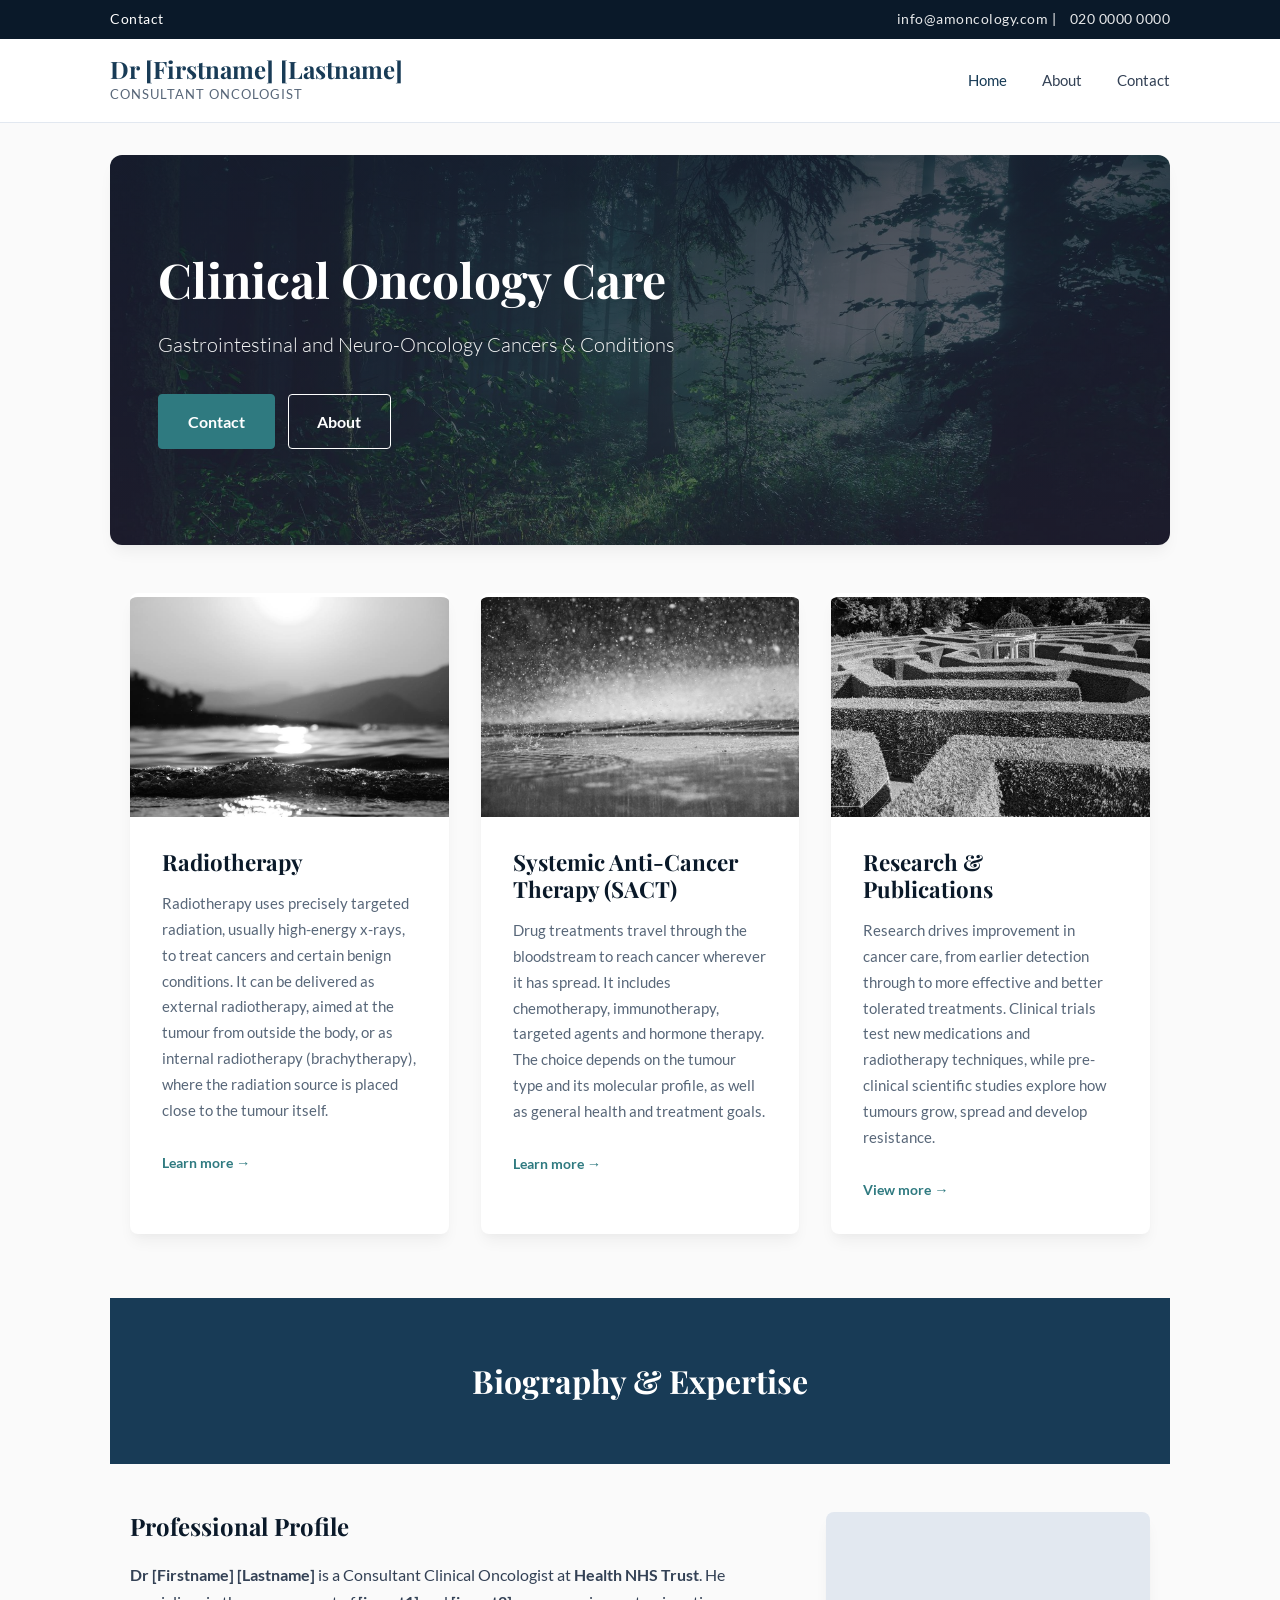
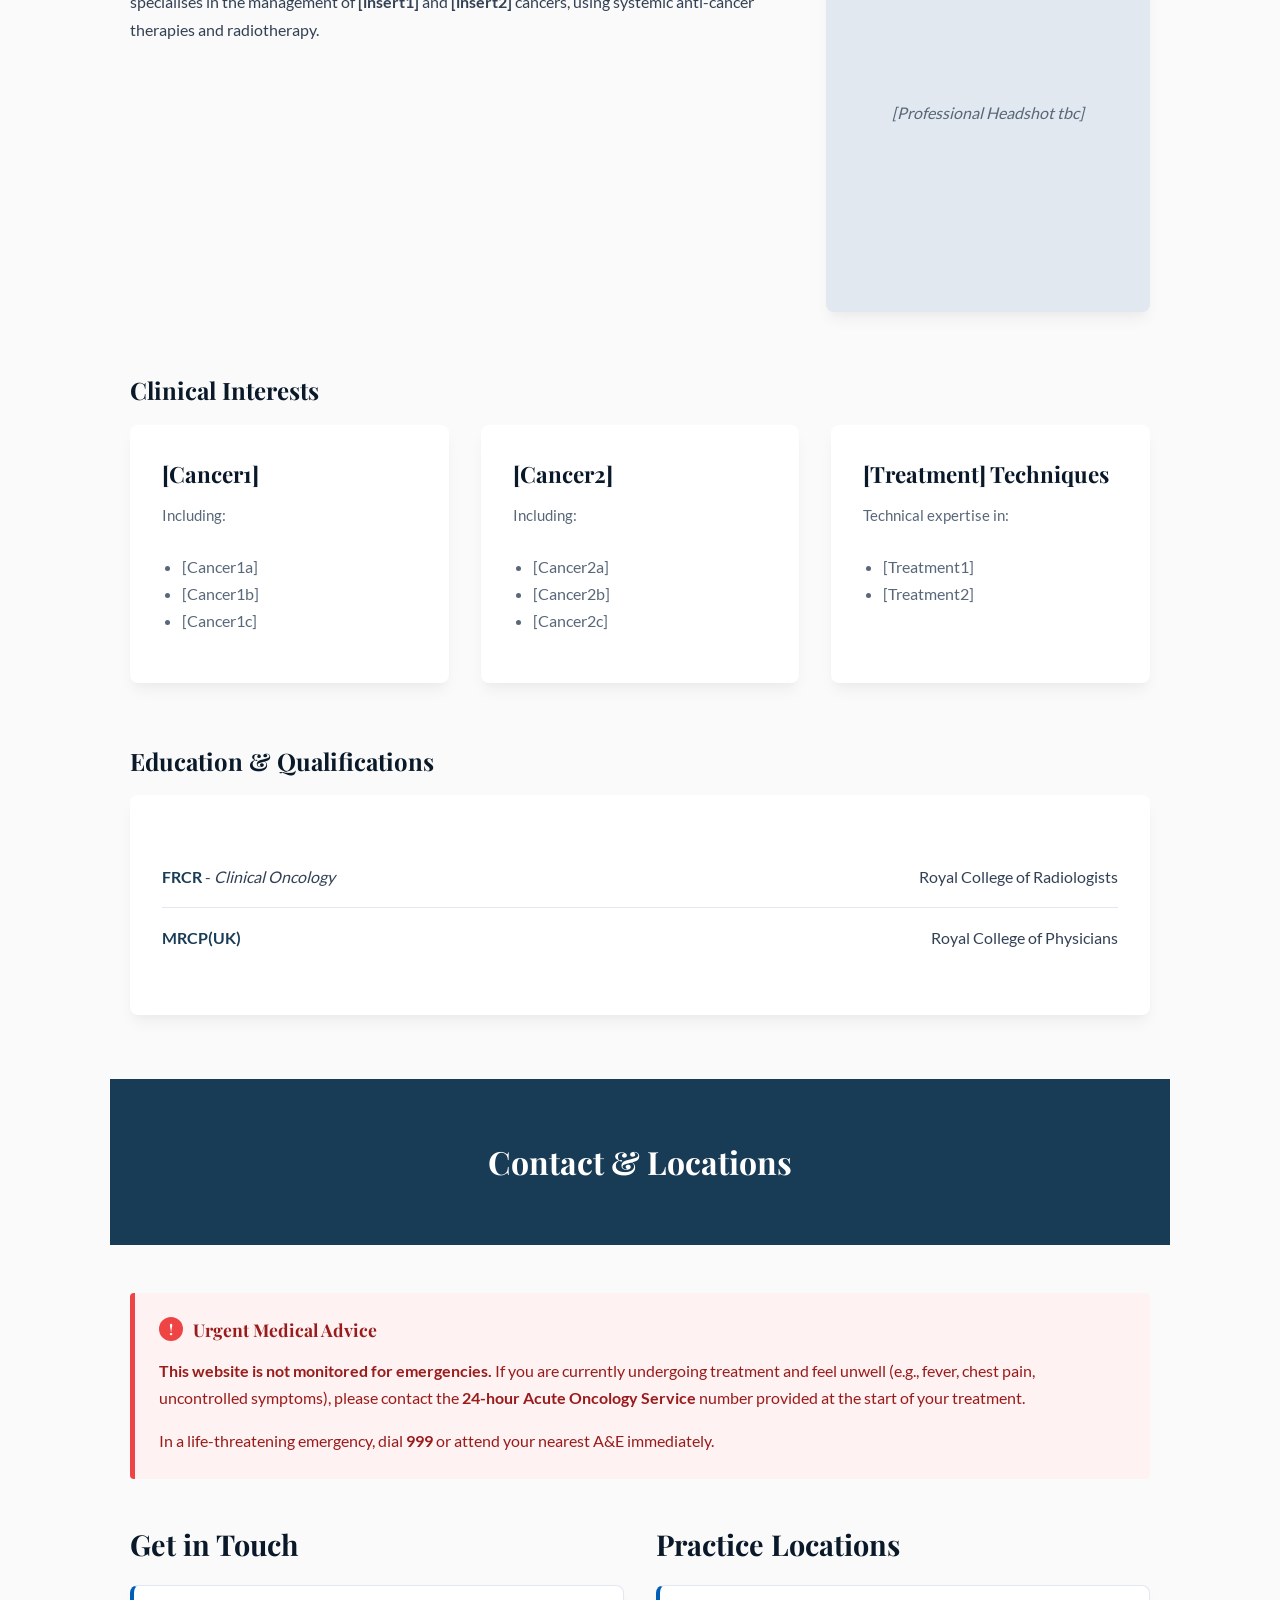
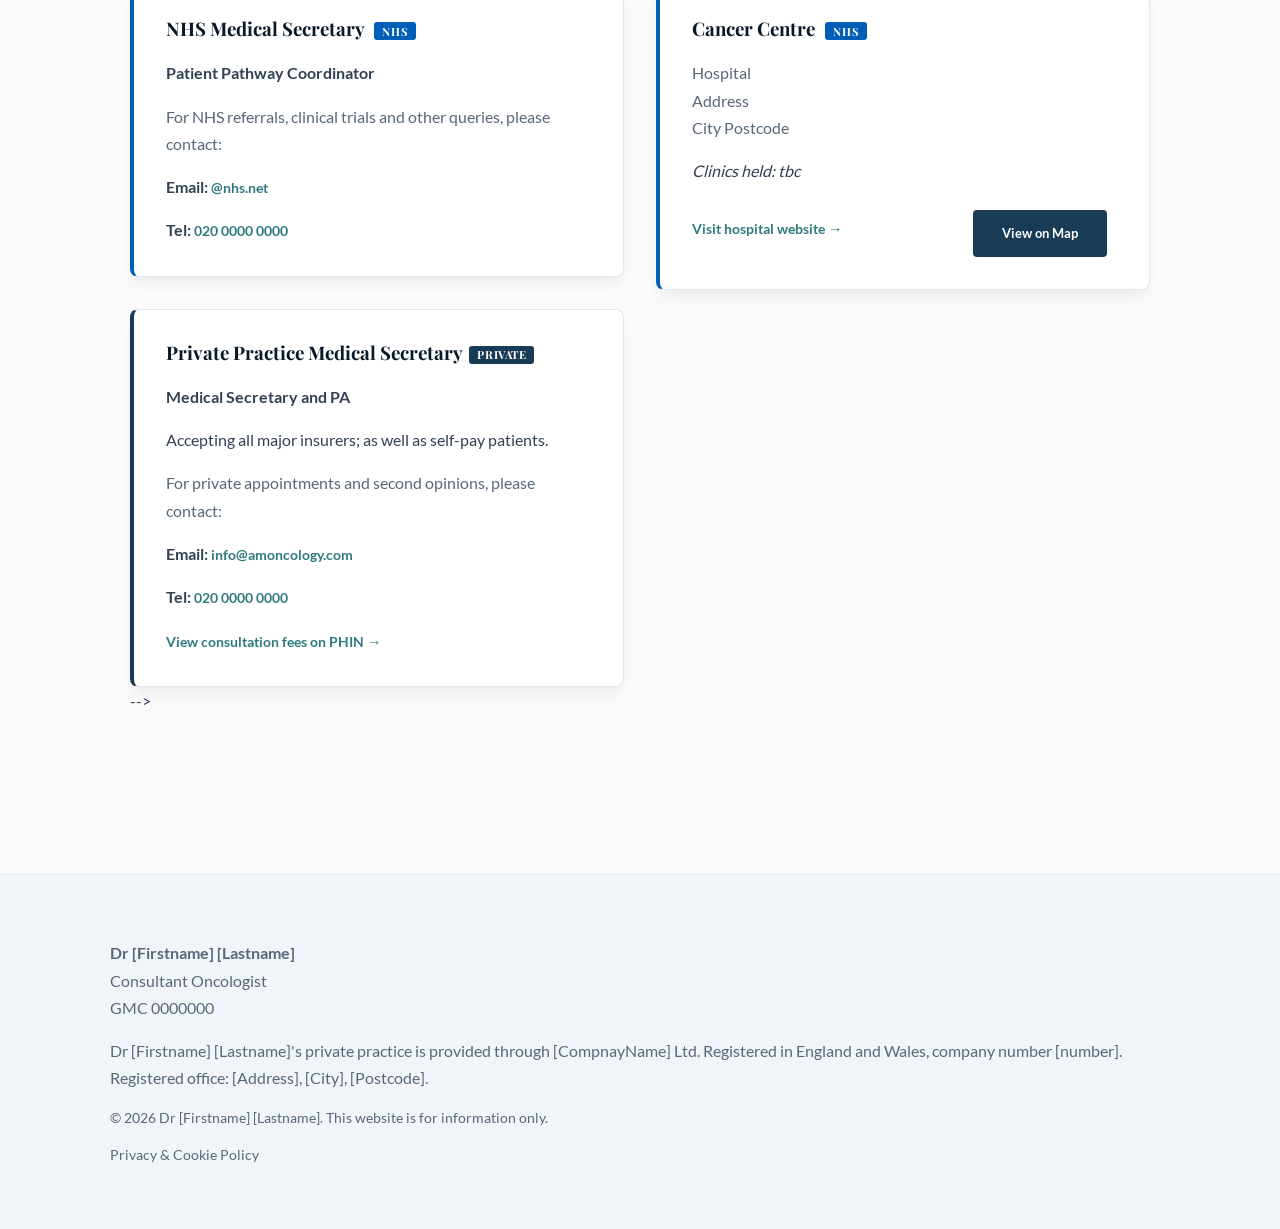
<file: index.html>
<!DOCTYPE html>
<html lang="en-GB">

<head>
    <meta charset="UTF-8">
    <meta name="viewport" content="width=device-width, initial-scale=1.0">
    <title>Dr [Firstname] [Lastname] | Consultant Oncologist</title>
    <meta name="description" content="Official website of Dr [Firstname] [Lastname], Consultant Oncologist specialising in Gastrointestinal Oncology and Neuro-Oncology.">
    <link rel="preload" href="assets/fonts/playfair-display-v40-latin_latin-ext-700.woff2" as="font" type="font/woff2" crossorigin>
    <link rel="preload" href="assets/fonts/lato-v25-latin_latin-ext-regular.woff2" as="font" type="font/woff2" crossorigin>
    <link rel="preload" href="assets/photo-1448375240586-882707db888b_hero.jpg" as="image" fetchpriority="high">
    <link rel="icon" href="assets/favicon.svg" type="image/svg+xml">
    <meta name="theme-color" content="#0A1929">
    <link rel="canonical" href="https://www.amoncology.com/">

    <meta property="og:type" content="website">
    <meta property="og:site_name" content="Dr [Firstname] [Lastname]">
    <meta property="og:title" content="Dr [Firstname] [Lastname] | Consultant Oncologist">
    <meta property="og:description" content="Consultant Oncologist specialising in Gastrointestinal Oncology and Neuro-Oncology.">
    <meta property="og:url" content="https://www.amoncology.com/">
    <meta property="og:image" content="https://www.amoncology.com/assets/photo-1448375240586-882707db888b_hero.jpg">
    <meta property="og:locale" content="en_GB">
    <meta name="twitter:card" content="summary_large_image">
    <link rel="stylesheet" href="assets/style.css">

    <script type="application/ld+json">
    {
      "@context": "https://schema.org",
      "@type": "Physician",
      "name": "Dr [Firstname] [Lastname]",
      "jobTitle": "Consultant Oncologist",
      "medicalSpecialty": "https://schema.org/Oncologic",
      "image": "https://www.amoncology.com/assets/photo-1448375240586-882707db888b_hero.jpg",
      "hospitalAffiliation": {
        "@type": "Hospital",
        "name": "Health NHS Trust"
      },
      "email": "info@amoncology.com",
      "telephone": "+442000000000",
      "url": "https://www.amoncology.com"
    }
    </script>
</head>

<body>

<a class="skip-link" href="#main">Skip to main content</a>

<div class="top-bar">
    <div class="container">
        <span>Contact</span>
        <div class="contact-links">
            <a href="mailto:info@amoncology.com">info@amoncology.com</a>
            <span>|</span>
            <a href="tel:+442000000000">020 0000 0000</a>
        </div>
    </div>
</div>

<header>
    <div class="container header-flex">
        <div class="brand">
            <a href="#home">
                <span class="brand-name">Dr [Firstname] [Lastname]</span>
                <span class="subtitle">Consultant Oncologist</span>
            </a>
        </div>
        <nav aria-label="Main">
            <a href="#home" class="active" aria-current="true">Home</a>
            <a href="#about">About</a>
            <a href="#contact">Contact</a>
        </nav>
    </div>
</header>

<main id="main">

    <!-- SECTION 1: HOME -->
    <section id="home">
        <div class="hero-banner">
            <div class="hero-content">
                <h1>Clinical Oncology Care</h1>
                <p class="hero-lead">Gastrointestinal and Neuro-Oncology Cancers &amp; Conditions</p>
                <div class="hero-buttons">
                    <a href="#contact" class="btn btn-primary">Contact</a>
                    <a href="#about" class="btn btn-secondary">About</a>
                </div>
            </div>
        </div>

        <div class="container">
            <div class="card-grid section-space" style="margin-top: 3rem;">
                <article class="card">
                    <div class="card-image-wrapper">
                        <img src="assets/photo-1606150717578-567569be9d24_rt.jpg" alt="" width="1000" height="750" loading="lazy" decoding="async">
                    </div>
                    <div class="card-body">
                        <h3>Radiotherapy</h3>
                        <p>
                            Radiotherapy uses precisely targeted radiation, usually high-energy x-rays, to treat cancers and certain benign conditions. 
                            It can be delivered as external radiotherapy, aimed at the tumour from outside the body, or as internal radiotherapy (brachytherapy), where the radiation source is placed close to the tumour itself. 
                        </p>
                        <a href="https://www.macmillan.org.uk/cancer-information-and-support/treatment/types-of-treatment/radiotherapy" target="_blank" rel="noopener" class="text-link">Learn more<span class="visually-hidden"> about radiotherapy</span> &rarr;<span class="visually-hidden"> (opens in a new tab)</span></a>
                    </div>
                </article>

                <article class="card">
                    <div class="card-image-wrapper">
                        <img src="assets/photo-1437624155766-b64bf17eb2ce_sact.jpg" alt="" width="1000" height="667" loading="lazy" decoding="async">
                    </div>
                    <div class="card-body">
                        <h3>Systemic Anti-Cancer Therapy (SACT)</h3>
                        <p>
                            Drug treatments travel through the bloodstream to reach cancer wherever it has spread. 
                            It includes chemotherapy, immunotherapy, targeted agents and hormone therapy.
                            The choice depends on the tumour type and its molecular profile, as well as general health and treatment goals.   
                        </p>
                        <a href="https://www.macmillan.org.uk/cancer-information-and-support/treatment/types-of-treatment/cancer-drug-treatments" target="_blank" rel="noopener" class="text-link">Learn more<span class="visually-hidden"> about systemic anti-cancer therapy</span> &rarr;<span class="visually-hidden"> (opens in a new tab)</span></a>
                    </div>
                </article>

                <article class="card">
                    <div class="card-image-wrapper">
                        <img src="assets/photo-1641712695162-884b8cf773bb_pub.jpg" alt="" width="1000" height="750" loading="lazy" decoding="async">
                    </div>
                    <div class="card-body">
                        <h3>Research &amp; Publications</h3>
                        <p>
                            Research drives improvement in cancer care, from earlier detection through to more effective and better tolerated treatments. 
                            Clinical trials test new medications and radiotherapy techniques, while pre-clinical scientific studies explore how tumours grow, spread and develop resistance. 
                        </p>
                        <a href="https://scholar.google.com/citations?hl=en&amp;user=F5NzX1UAAAAJ&amp;view_op=list_works&amp;sortby=pubdate" target="_blank" rel="noopener" class="text-link">View more<span class="visually-hidden"> publications on Google Scholar</span> &rarr;<span class="visually-hidden"> (opens in a new tab)</span></a>
                    </div>
                </article>
            </div>
        </div>
    </section>

    <!-- SECTION 2: ABOUT -->
    <section id="about">
        <div class="page-header">
            <div class="container">
                <h2>Biography &amp; Expertise</h2>
            </div>
        </div>

        <div class="container">
            <div class="bio-grid">
                <div class="bio-text">
                    <h2>Professional Profile</h2>
                    <p>
                        <strong>Dr [Firstname] [Lastname]</strong> is a Consultant Clinical Oncologist at <strong>Health NHS Trust</strong>. 
                        He specialises in the management of <strong>[insert1]</strong> and <strong>[insert2]</strong> cancers, 
                        using systemic anti-cancer therapies and radiotherapy. 
                    </p>
                </div>
                <div class="bio-image">
                    <div class="bio-image-placeholder">[Professional Headshot tbc]</div>
                    <!-- When the headshot is ready, replace the line above with e.g.
                         <img src="assets/headshot.jpg" alt="Dr [Firstname] [Lastname]" width="800" height="1000" loading="lazy" decoding="async"> -->
                </div>
            </div>

            <div class="section-space">
                <h2>Clinical Interests</h2>
                <div class="card-grid">
                    <div class="card card-body">
                        <h3>[Cancer1]</h3>
                        <p class="list-label">Including:</p>
                        <ul class="card-list">
                            <li>[Cancer1a]</li>
                            <li>[Cancer1b]</li>
                            <li>[Cancer1c]</li>
                        </ul>
                    </div>
                    <div class="card card-body">
                        <h3>[Cancer2]</h3>
                        <p class="list-label">Including:</p>
                        <ul class="card-list">
                            <li>[Cancer2a]</li>
                            <li>[Cancer2b]</li>
                            <li>[Cancer2c]</li>
                        </ul>
                    </div>
                    <div class="card card-body">
                        <h3>[Treatment] Techniques</h3>
                        <p class="list-label">Technical expertise in:</p>
                        <ul class="card-list">
                            <li>[Treatment1]</li>
                            <li>[Treatment2]</li>
                        </ul>
                    </div>
                </div>
            </div>

            <div class="section-space">
                <h2>Education &amp; Qualifications</h2>
                <div class="card" style="padding: 0;">
                    <div class="card-body">
                        <ul class="qualifications-list">
                            <li>
                                <span><strong>FRCR</strong> - <i>Clinical Oncology</i></span>
                                <span>Royal College of Radiologists</span>
                            </li>
                            <li>
                                <span><strong>MRCP(UK)</strong></span>
                                <span>Royal College of Physicians</span>
                            </li>
                        </ul>
                    </div>
                </div>
            </div>
        </div>
    </section>

    <!-- SECTION 3: CONTACT -->
    <section id="contact">
        <div class="page-header">
            <div class="container">
                <h2>Contact &amp; Locations</h2>
            </div>
        </div>

        <div class="container">
            <div class="alert-box">
                <h3>Urgent Medical Advice</h3>
                <p><strong>This website is not monitored for emergencies.</strong> If you are currently undergoing treatment and feel unwell (e.g., fever, chest pain, uncontrolled symptoms), please contact the <strong>24-hour Acute Oncology Service</strong> number provided at the start of your treatment.</p>
                <p style="margin-bottom: 0;">In a life-threatening emergency, dial <strong>999</strong> or attend your nearest A&amp;E immediately.</p>
            </div>

            <div class="contact-grid section-space">
                <div class="contact-info">
                    <h2 class="section-heading">Get in Touch</h2>

                    <div class="location-card location-card--nhs">
                        <h3 style="margin-top:0;">NHS Medical Secretary <span class="tag tag-nhs">NHS</span></h3>
                        <p><strong>Patient Pathway Coordinator</strong></p>
                        <p class="text-muted">For NHS referrals, clinical trials and other queries, please contact:</p>
                        <p><strong>Email:</strong> <a href="mailto:bhnt.clinicaloncology@nhs.net" class="text-link">@nhs.net</a></p>
                        <p><strong>Tel:</strong> <a href="tel:+442073777000" class="text-link">020 0000 0000</a></p>
                    </div>

                    <div class="location-card location-card--private">
                        <h3 style="margin-top:0;">Private Practice Medical Secretary<span class="tag tag-private">Private</span></h3>
                        <p><strong>Medical Secretary and PA</strong></p>
                        <p>Accepting all major insurers; as well as self-pay patients.</p>
                        <p class="text-muted">For private appointments and second opinions, please contact:</p>
                        <p><strong>Email:</strong> <a href="mailto:info@amoncology.com" class="text-link">info@amoncology.com</a></p>
                        <p><strong>Tel:</strong> <a href="tel:+442000000000" class="text-link">020 0000 0000</a></p>
                        <p><a href="https://www.phin.org.uk/" target="_blank" rel="noopener" class="text-link">View consultation fees on PHIN &rarr;<span class="visually-hidden"> (opens in a new tab)</span></a></p>
                    </div>-->

                </div>

                <div class="locations">
                    <h2 class="section-heading">Practice Locations</h2>

                    <article class="location-card location-card--nhs">
                        <h3 style="margin-top:0;">Cancer Centre <span class="tag tag-nhs">NHS</span></h3>
                        <address>
                            Hospital<br>
                            Address<br>
                            City Postcode
                        </address>
                        <p><em>Clinics held: tbc</em></p>
                        <div class="location-links">
                            <a href="https://www.bartshealth.nhs.uk/cancer-services/" target="_blank" rel="noopener" class="text-link">Visit hospital website &rarr;<span class="visually-hidden"> (opens in a new tab)</span></a>
                            <a href="https://www.google.co.uk/maps/place/St+Bartholomew's+Hospital/@51.5170928,-0.1023395,17z/data=!4m6!3m5!1s0x48761b537f68cf8d:0xf7fe23dd6e44f11a!8m2!3d51.5168725!4d-0.1014168!16zL20vMDY2M2gx?entry=ttu" target="_blank" rel="noopener" class="btn btn-secondary btn-map">View on Map<span class="visually-hidden"> (opens in a new tab)</span></a>
                        </div>
                    </article>

                    <!--<article class="location-card location-card--private">
                        <h3 style="margin-top:0;">Barts Health London Private Care <span class="tag tag-private">Private</span></h3>
                        <address>
                            St Bartholomew's Hospital<br>
                            38 Giltspur Street<br>
                            London EC1A 7BS
                        </address>
                        <p><strong>Tel:</strong> <a href="tel:+442037658717" class="text-link">020 3765 8717</a></p>
                        <p><strong>Email:</strong> <a href="mailto:info.bartsprivatecare@nhs.net" class="text-link">info.bartsprivatecare@nhs.net</a></p>
                        <p><em>Clinics held: tbc</em></p>
                        <div class="location-links">
                            <a href="https://bartshealthprivatecare.com/" target="_blank" rel="noopener" class="text-link">Visit website &rarr;<span class="visually-hidden"> (opens in a new tab)</span></a>
                            <a href="https://www.google.co.uk/maps/place/St+Bartholomew's+Hospital/@51.5170928,-0.1023395,17z/data=!4m6!3m5!1s0x48761b537f68cf8d:0xf7fe23dd6e44f11a!8m2!3d51.5168725!4d-0.1014168!16zL20vMDY2M2gx?entry=ttu" target="_blank" rel="noopener" class="btn btn-secondary btn-map">View on Map<span class="visually-hidden"> (opens in a new tab)</span></a>
                        </div>
                    </article>-->

                    <!--<article class="location-card location-card--private">
                        <h3 style="margin-top:0;">Nuffield Health The Holly Hospital <span class="tag tag-private">Private</span></h3>
                        <address>
                            High Road<br>
                            Buckhurst Hill<br>
                            Essex IG9 5HX
                        </address>
                        <p><strong>Tel:</strong> <a href="tel:+442085053311" class="text-link">020 8505 3311</a></p>
                        <p><strong>Email:</strong> <a href="mailto:HOBKH.Oncology@nuffieldhealth.com" class="text-link">HOBKH.Oncology@nuffieldhealth.com</a></p>
                        <p><em>Clinics held: tbc</em></p>
                        <div class="location-links">
                            <a href="https://www.nuffieldhealth.com/hospitals/the-holly/cancer-care-at-the-holly-hospital" target="_blank" rel="noopener" class="text-link">Visit hospital website &rarr;<span class="visually-hidden"> (opens in a new tab)</span></a>
                            <a href="https://www.google.co.uk/maps/place/Nuffield+Health+The+Holly+Hospital/@51.6244266,0.0320593,17z/data=!3m1!4b1!4m6!3m5!1s0x47d8a0e92159ec65:0x6deb4b98cde9b3f5!8m2!3d51.6244266!4d0.0320593!16s%2Fg%2F1tj5p_g3?entry=ttu" target="_blank" rel="noopener" class="btn btn-secondary btn-map">View on Map<span class="visually-hidden"> (opens in a new tab)</span></a>
                        </div>
                    </article>-->

                </div>
            </div>

        </div>
    </section>

</main>

<footer>
    <div class="container">
        <div class="footer-info">
            <p>
                <strong>Dr [Firstname] [Lastname]</strong><br>
                Consultant Oncologist<br>
                GMC 0000000<br>
            </p>
            <p>
                Dr [Firstname] [Lastname]'s private practice is provided through [CompnayName] Ltd. 
                Registered in England and Wales, company number [number]. 
                Registered office: [Address], [City], [Postcode]. 
            </p>
        </div>
        <div class="footer-legal">
            <p>&copy; 2026 Dr [Firstname] [Lastname]. This website is for information only.</p>
            <p><a href="privacy.html">Privacy &amp; Cookie Policy</a></p>
        </div>
    </div>
</footer>

<script>
    document.addEventListener('DOMContentLoaded', () => {
        const observer = new IntersectionObserver((entries) => {
            entries.forEach(entry => {
                if (entry.isIntersecting) {
                    const id = entry.target.getAttribute('id');
                    document.querySelectorAll('header nav a').forEach(link => {
                        const isCurrent = link.getAttribute('href') === `#${id}`;
                        link.classList.toggle('active', isCurrent);
                        if (isCurrent) link.setAttribute('aria-current', 'true');
                        else link.removeAttribute('aria-current');
                    });
                }
            });
        }, { root: null, rootMargin: '-20% 0px -60% 0px', threshold: 0 });

        document.querySelectorAll('main > section').forEach(section => observer.observe(section));
    });
</script>

</body>
</html>
</file>
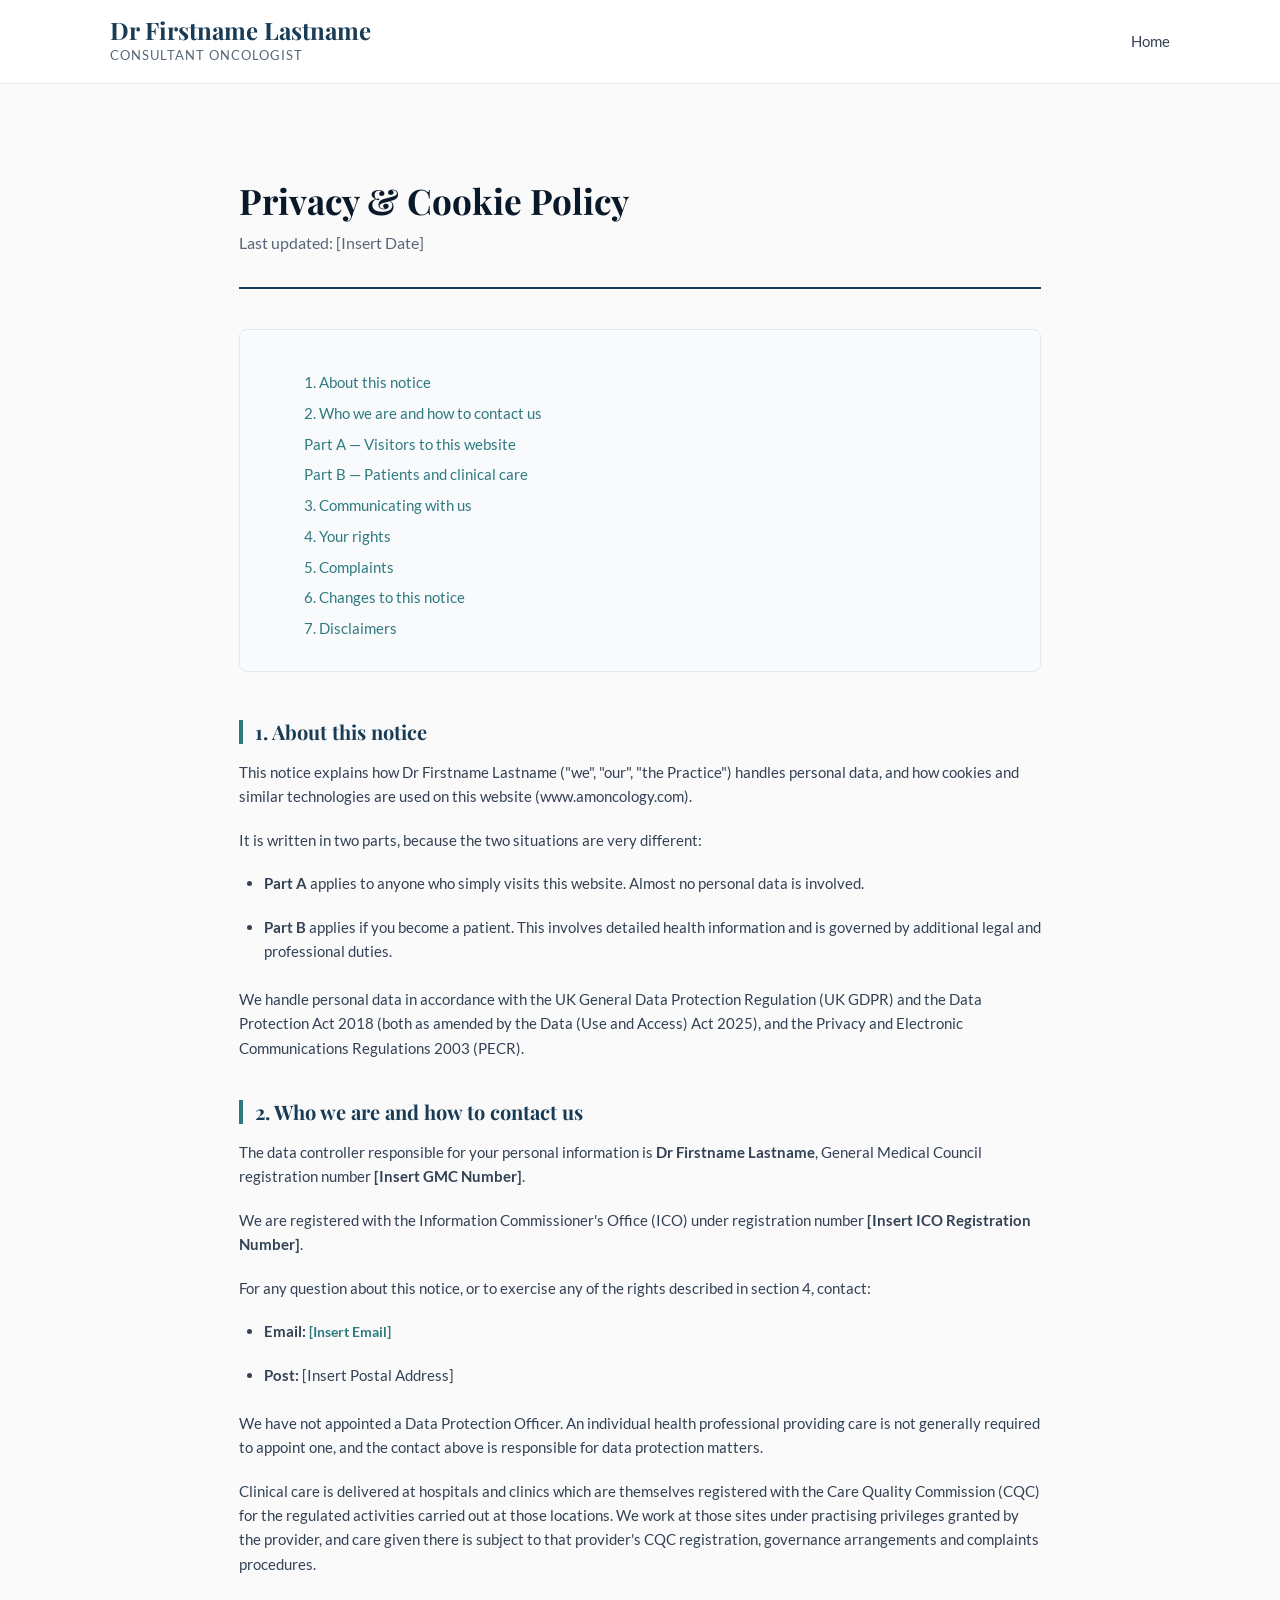
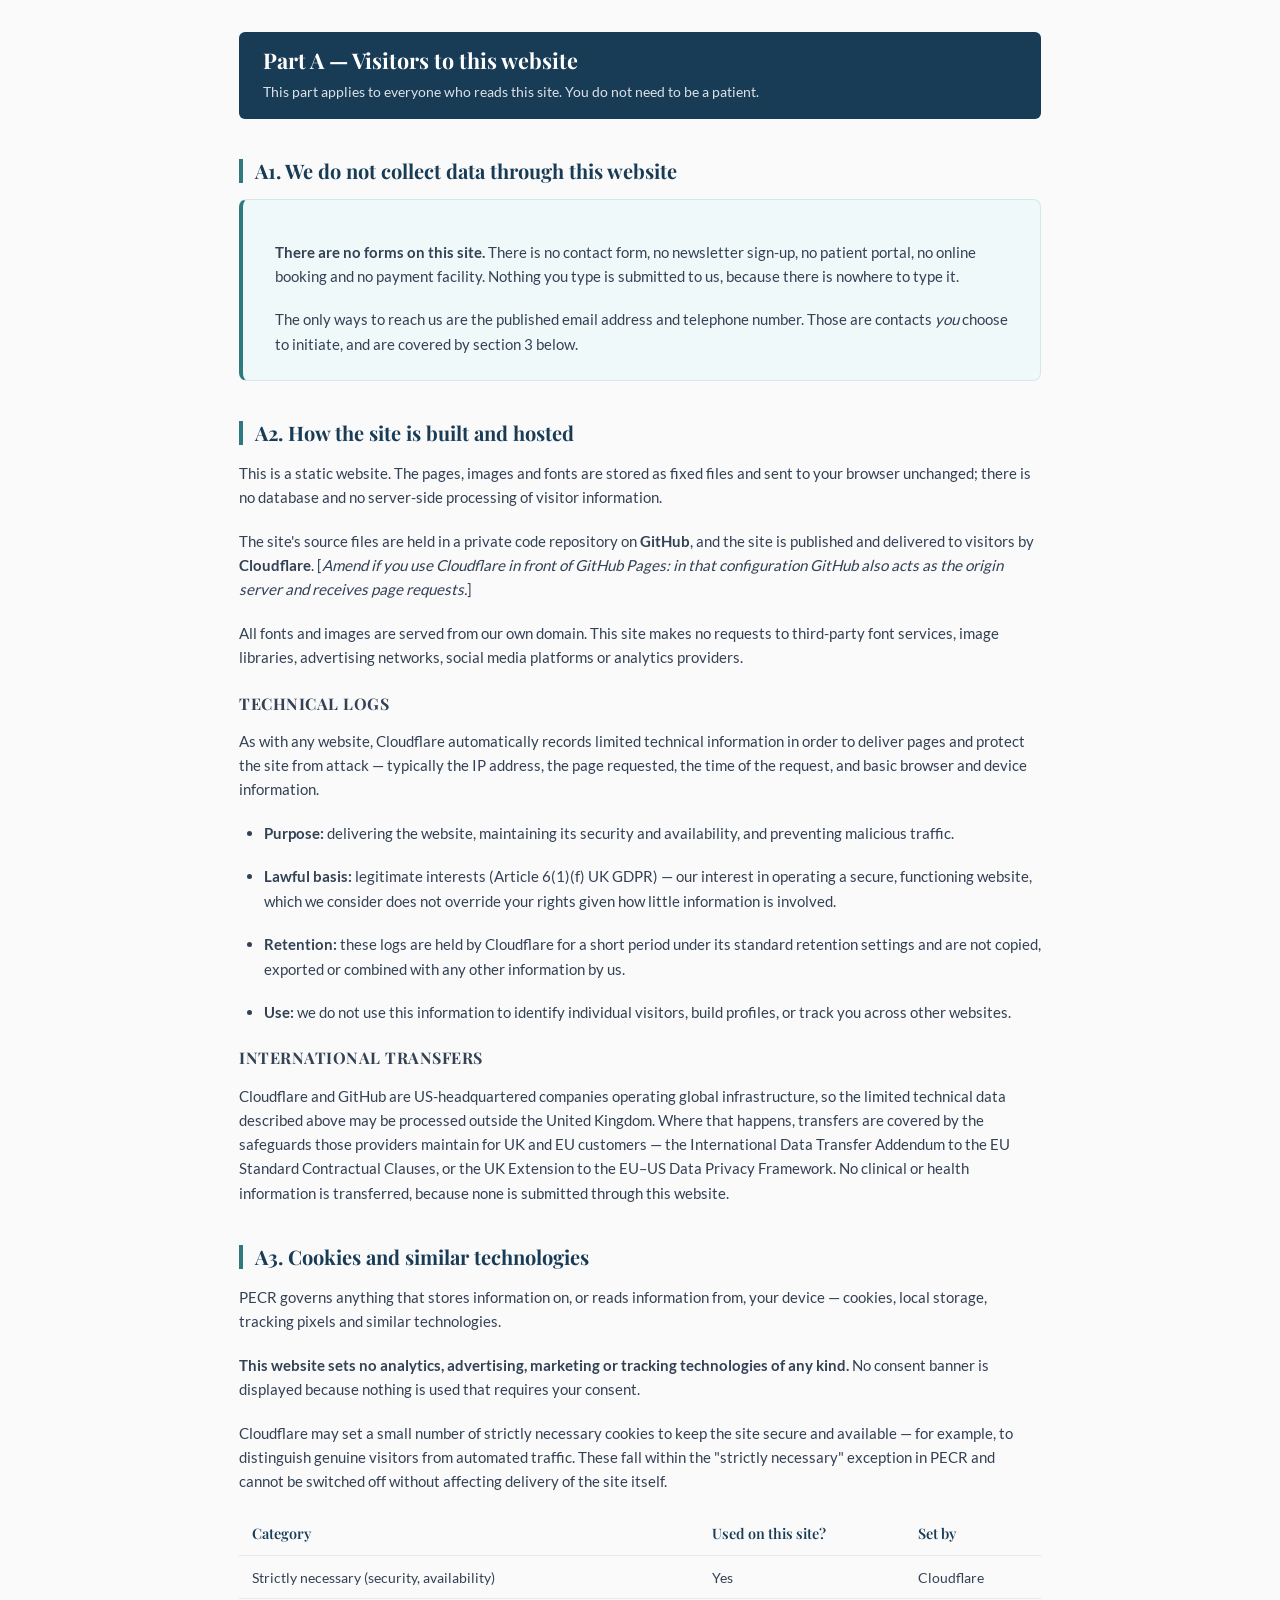
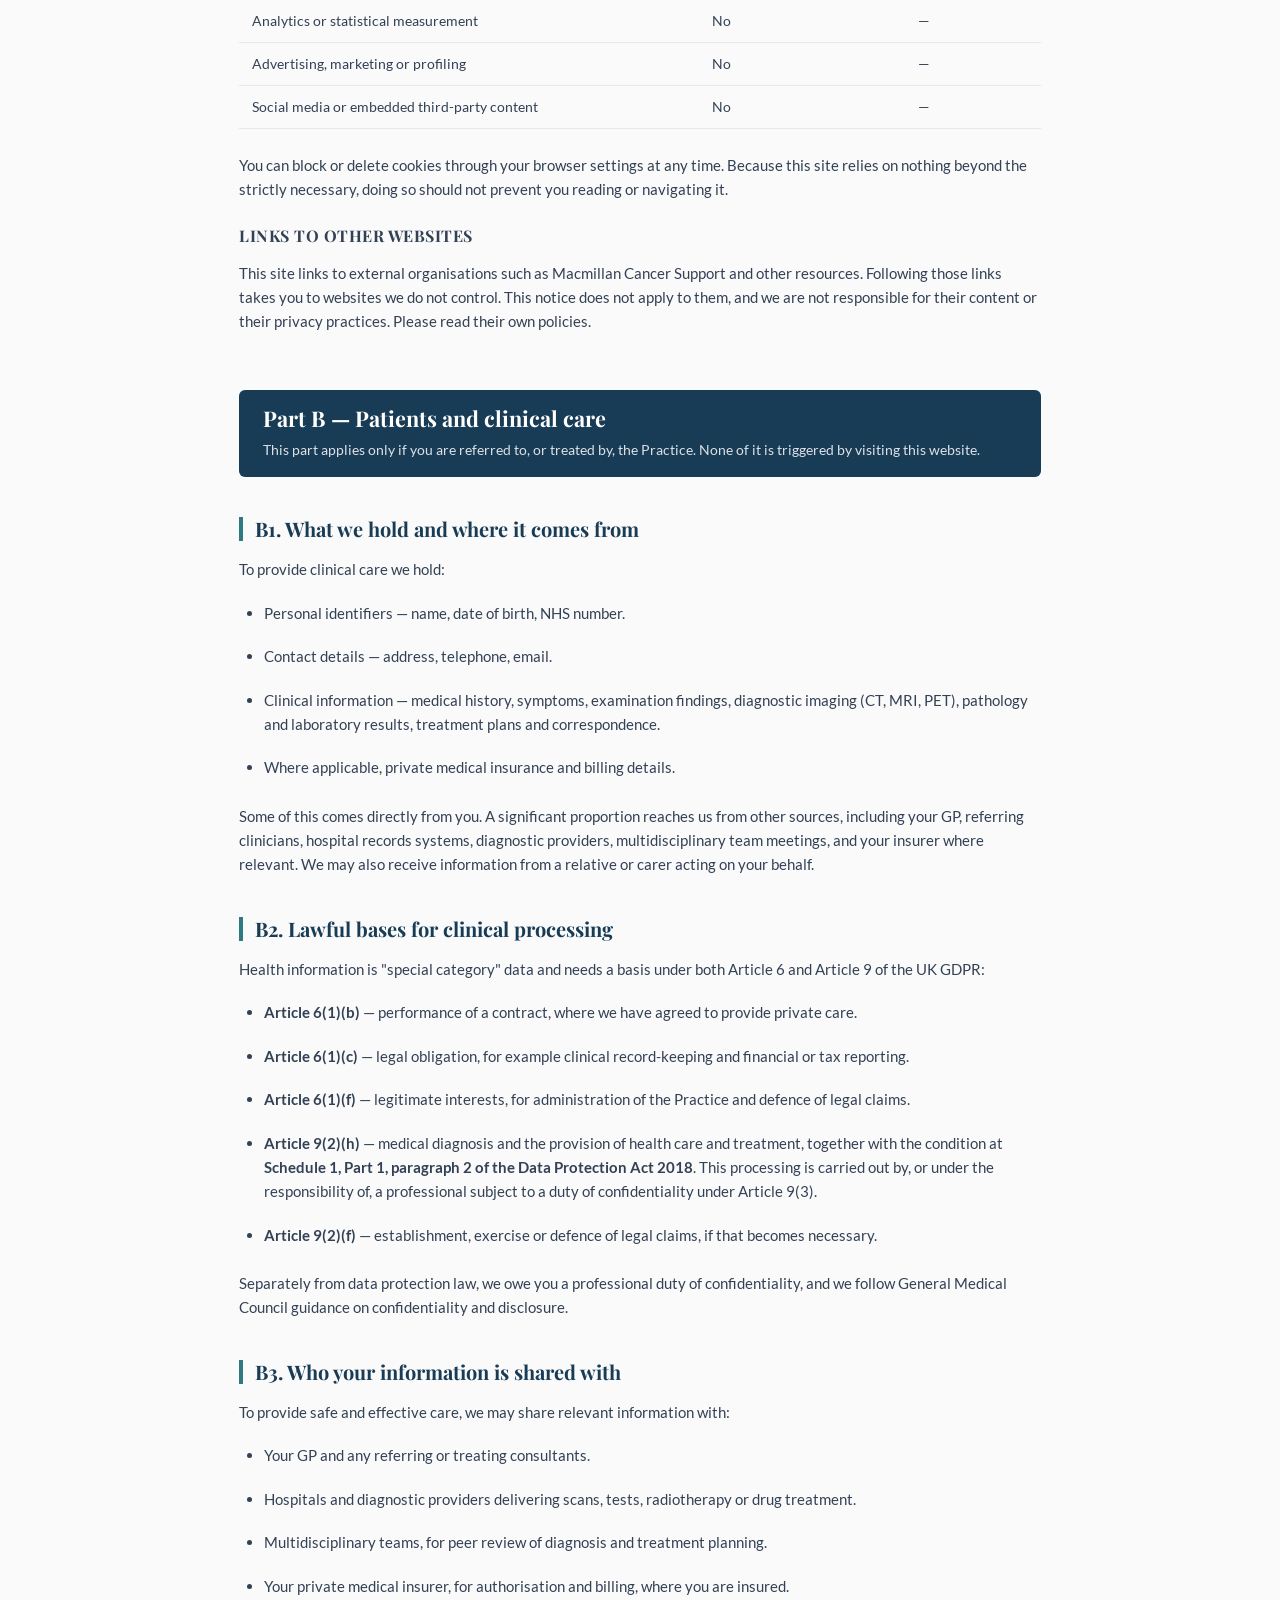
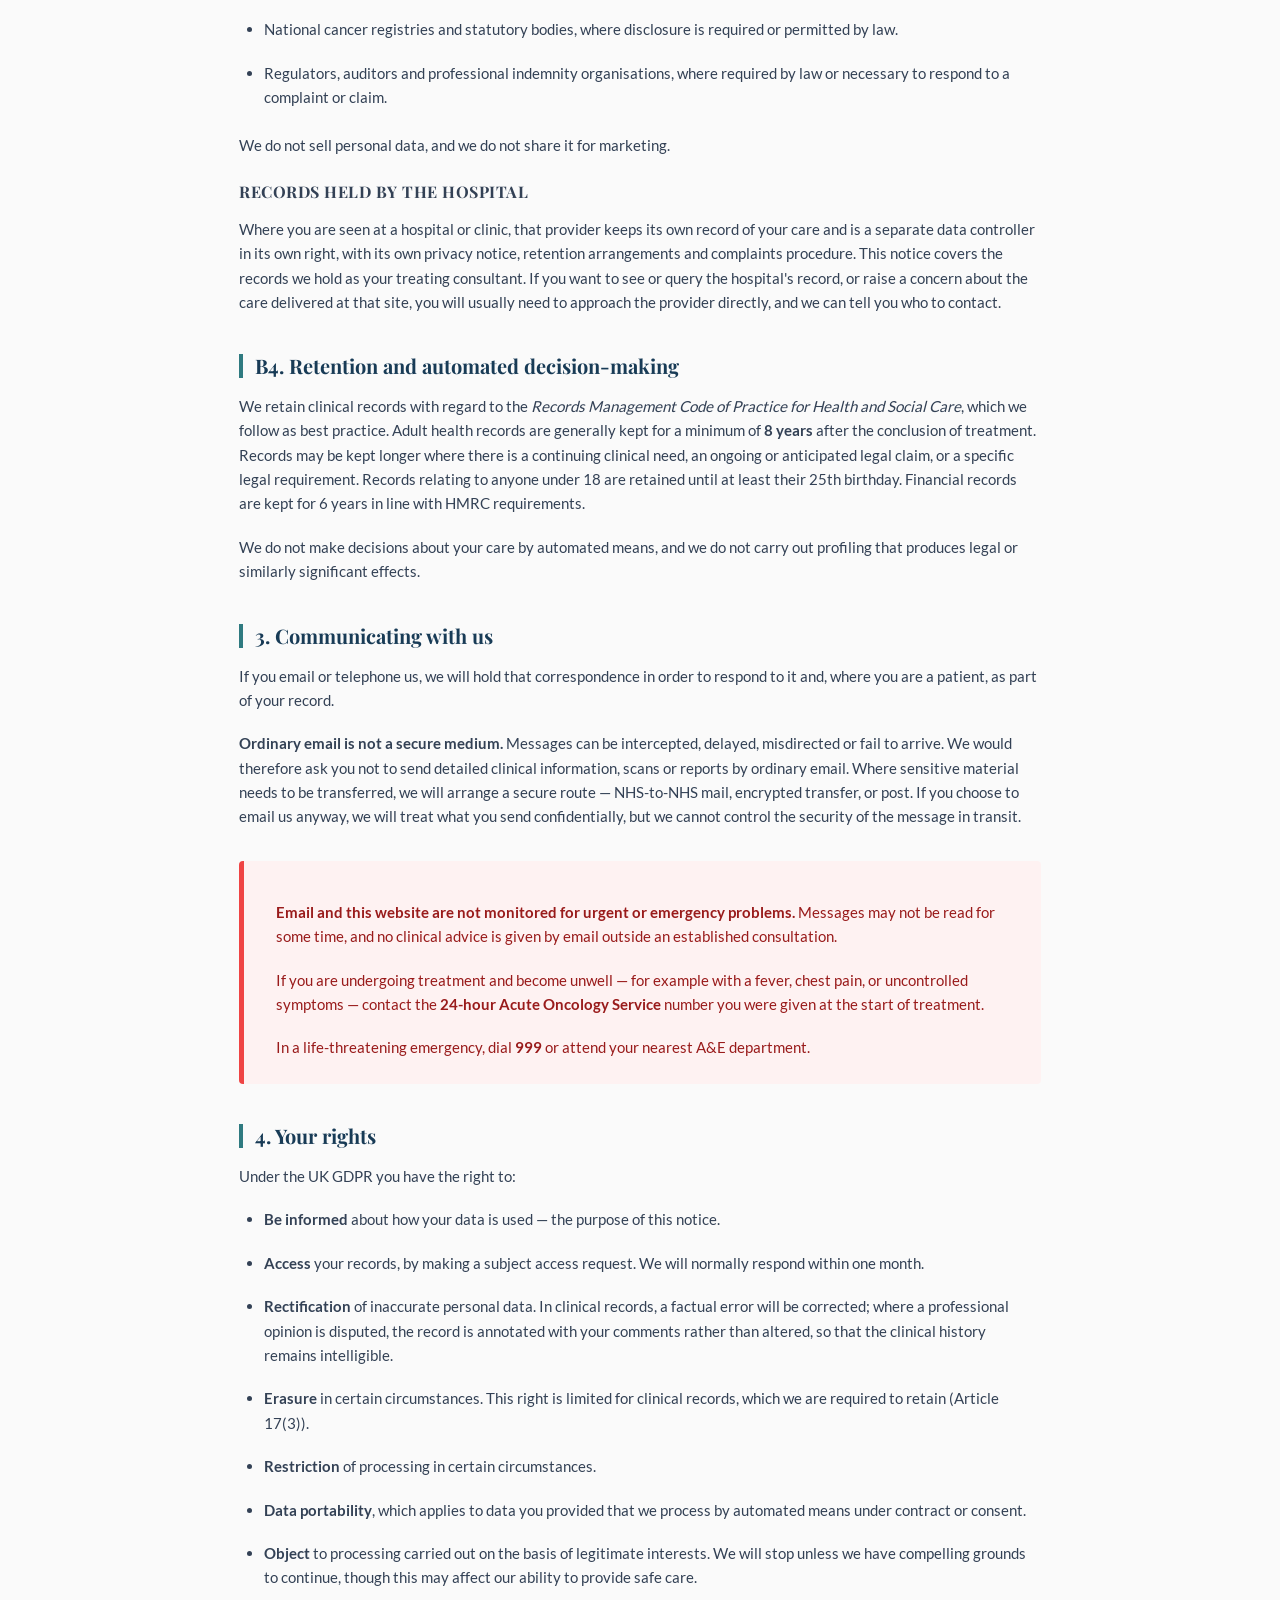
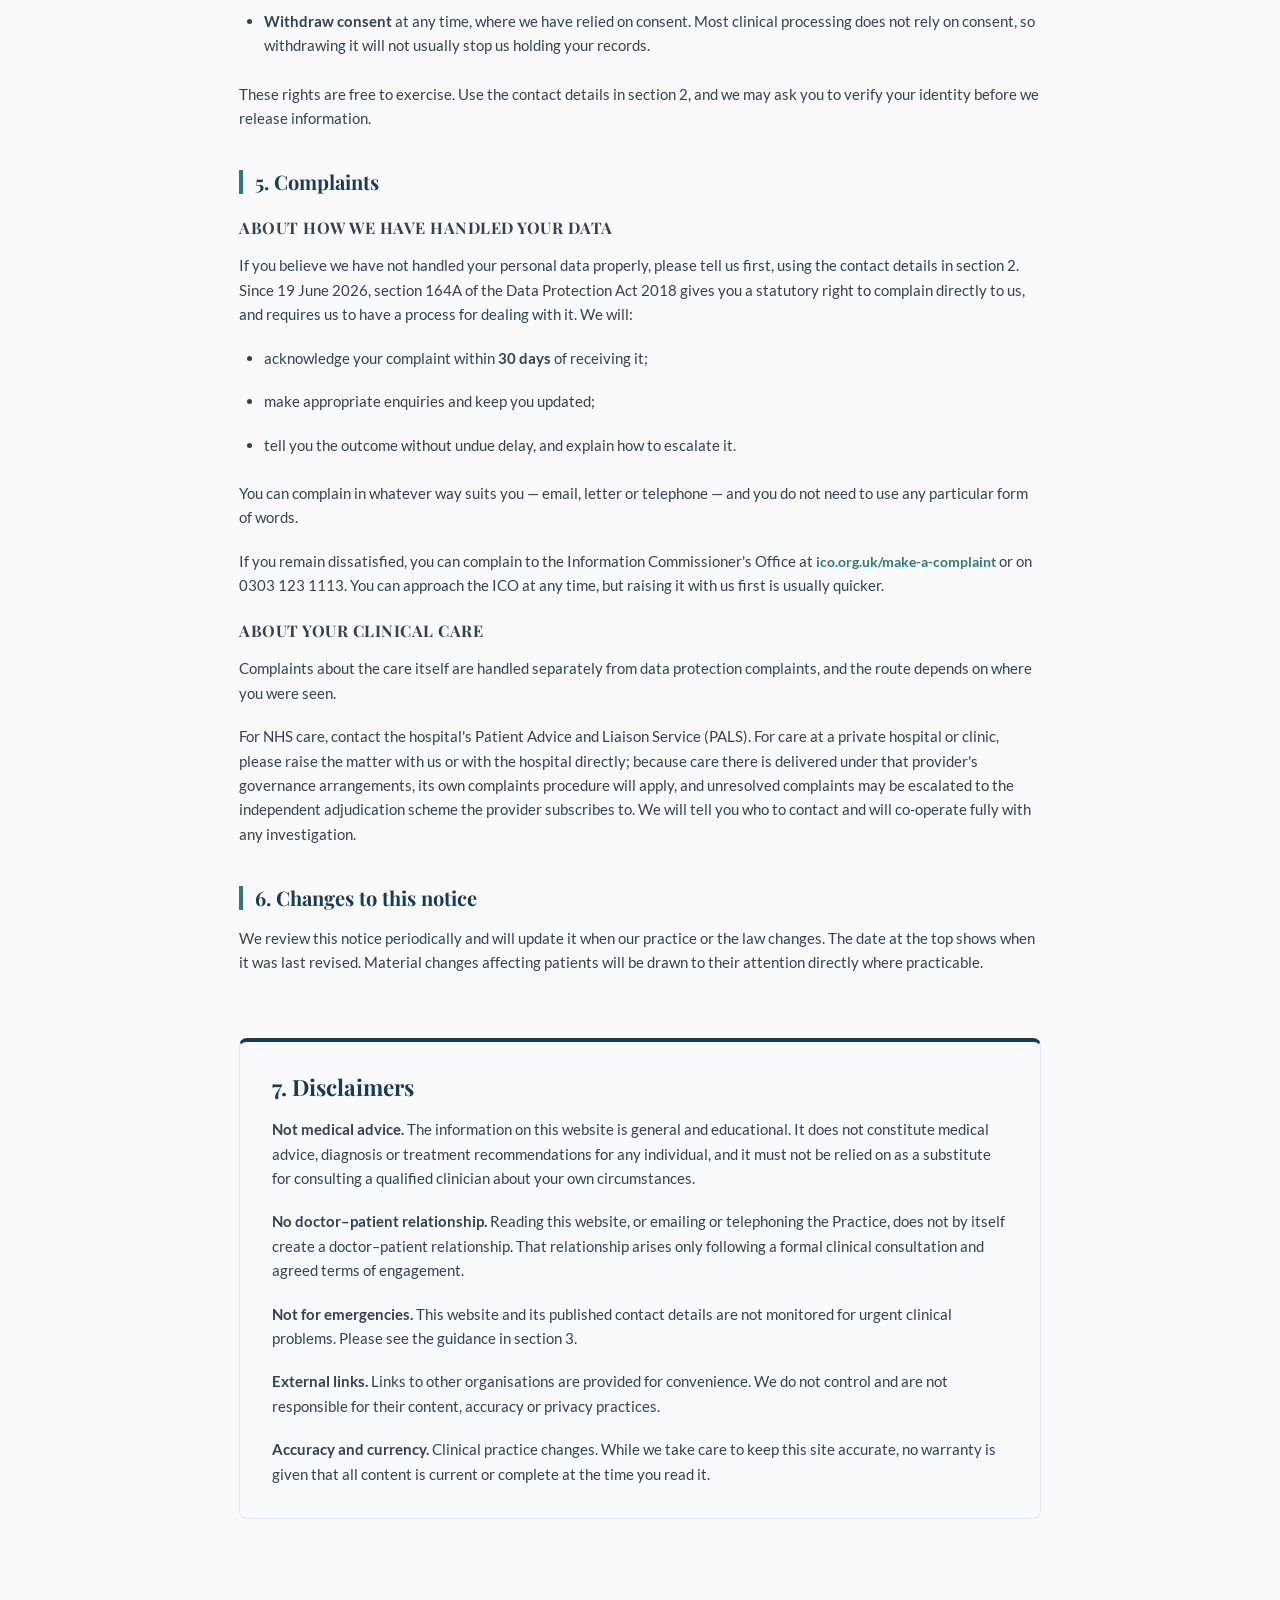
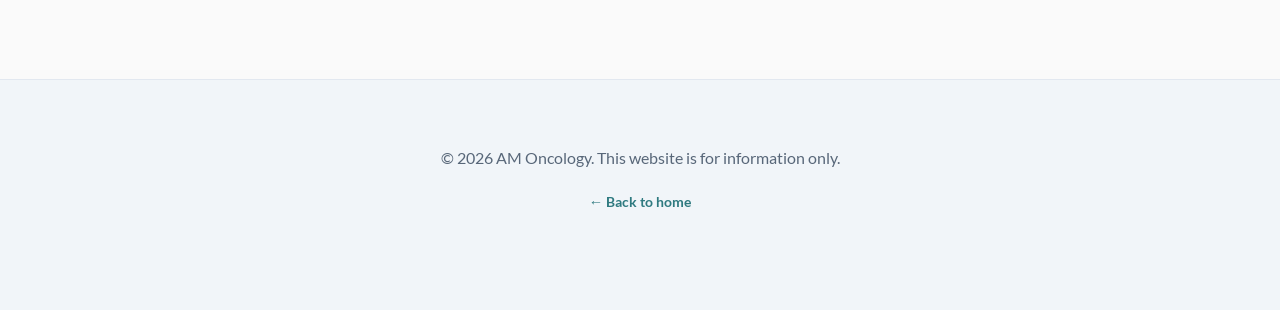
<file: privacy.html>
<!DOCTYPE html>
<html lang="en-GB">
<head>
    <meta charset="UTF-8">
    <meta name="viewport" content="width=device-width, initial-scale=1.0">
    <title>Privacy &amp; Cookie Policy | Dr Firstname Lastname | Clinical Oncologist</title>
    <meta name="description" content="Privacy notice and cookie policy for the website of Dr Firstname Lastname, Consultant Oncologist.">
    <meta name="robots" content="index, follow">

    <!-- Self-hosted fonts. If the font files are replaced, update these names and the @font-face rules in style.css. -->
    <link rel="preload" href="assets/fonts/playfair-display-v40-latin_latin-ext-700.woff2" as="font" type="font/woff2" crossorigin>
    <link rel="preload" href="assets/fonts/lato-v25-latin_latin-ext-regular.woff2" as="font" type="font/woff2" crossorigin>
    <link rel="icon" href="assets/favicon.svg" type="image/svg+xml">
    <meta name="theme-color" content="#0A1929">
    <link rel="canonical" href="https://www.amoncology.com/privacy.html">
    <link rel="stylesheet" href="assets/style.css">

    <style>
        .legal-container {
            max-width: 850px;
            margin: 4rem auto;
            padding: 0 24px;
            line-height: 1.6;
        }

        .legal-header {
            border-bottom: 2px solid var(--navy-primary);
            margin-bottom: 2.5rem;
            padding-bottom: 1rem;
        }

        .legal-content h2 {
            font-size: 1.25rem;
            color: var(--navy-primary);
            margin-top: 2.5rem;
            margin-bottom: 1rem;
            font-weight: 700;
            border-left: 4px solid var(--teal-accent);
            padding-left: 12px;
        }

        .legal-content h3 {
            font-size: 1rem;
            color: var(--text-main);
            margin-top: 1.5rem;
            text-transform: uppercase;
            letter-spacing: 0.5px;
        }

        .legal-content p, .legal-content li {
            color: var(--text-main);
            font-size: 0.95rem;
            margin-bottom: 1.2rem;
        }

        .legal-content ul {
            padding-left: 25px;
            margin-bottom: 1.5rem;
        }

        .legal-content table {
            width: 100%;
            border-collapse: collapse;
            margin-bottom: 1.5rem;
            font-size: 0.9rem;
        }
        .legal-content th, .legal-content td {
            text-align: left;
            padding: 0.6rem 0.8rem;
            border-bottom: 1px solid #e2e8f0;
            vertical-align: top;
        }
        .legal-content th {
            color: var(--navy-primary);
            font-family: var(--font-heading);
            font-weight: 600;
        }

        .part-divider {
            margin-top: 3.5rem;
            padding: 1rem 1.5rem;
            background: var(--navy-primary);
            color: #fff;
            border-radius: 6px;
        }
        .part-divider h2 {
            color: #fff !important;
            border: none !important;
            padding: 0 !important;
            margin: 0 !important;
            font-size: 1.35rem;
        }
        .part-divider p {
            color: rgba(255,255,255,0.85) !important;
            margin: 0.4rem 0 0 0 !important;
            font-size: 0.9rem;
        }

        .disclaimer-box {
            background: #f8fafc;
            border: 1px solid #e2e8f0;
            padding: 2rem;
            border-radius: 8px;
            margin-top: 4rem;
            border-top: 4px solid var(--navy-primary);
        }

        .info-box {
            background: #f0f9fa;
            border: 1px solid #d3e8ea;
            padding: 1.5rem 2rem;
            border-radius: 8px;
            margin-bottom: 2rem;
            border-left: 4px solid var(--teal-accent);
        }
        .info-box p:last-child { margin-bottom: 0; }

        .urgent-box {
            background-color: #fef2f2;
            border-left: 5px solid #ef4444;
            padding: 1.5rem 2rem;
            border-radius: 4px;
            margin: 2rem 0;
            color: #991b1b;
        }
        .urgent-box p { color: #991b1b !important; }
        .urgent-box p:last-child { margin-bottom: 0; }

        .toc {
            background: #f8fafc;
            border: 1px solid #e2e8f0;
            border-radius: 8px;
            padding: 1.5rem 2rem;
            margin-bottom: 3rem;
        }
        .toc ul { list-style: none; padding-left: 0; margin-bottom: 0; }
        .toc li { margin-bottom: 0.4rem; font-size: 0.9rem; }
        .toc a { color: var(--teal-accent); text-decoration: none; }
        .toc a:hover { text-decoration: underline; }

        @media print {
            header, footer, nav, .toc { display: none !important; }
            .legal-container { margin: 0; width: 100%; }
        }
    </style>
</head>

<body>

<a class="skip-link" href="#main">Skip to main content</a>

<header>
    <div class="container header-flex">
        <div class="brand">
            <a href="index.html">
                <span class="brand-name">Dr Firstname Lastname</span>
                <span class="subtitle">Consultant Oncologist</span>
            </a>
        </div>
        <nav aria-label="Main">
            <a href="index.html">Home</a>
        </nav>
    </div>
</header>

<main id="main">
    <article class="legal-container">

        <div class="legal-header">
            <h1 style="margin:0; font-size: 2.2rem;">Privacy &amp; Cookie Policy</h1>
            <p style="color: var(--text-light); margin-top: 0.5rem;">Last updated: [Insert Date]</p>
        </div>

        <nav class="toc" aria-label="Contents">
            <ul>
                <li><a href="#s1">1. About this notice</a></li>
                <li><a href="#s2">2. Who we are and how to contact us</a></li>
                <li><a href="#s3">Part A — Visitors to this website</a></li>
                <li><a href="#s7">Part B — Patients and clinical care</a></li>
                <li><a href="#s12">3. Communicating with us</a></li>
                <li><a href="#s13">4. Your rights</a></li>
                <li><a href="#s14">5. Complaints</a></li>
                <li><a href="#s15">6. Changes to this notice</a></li>
                <li><a href="#s16">7. Disclaimers</a></li>
            </ul>
        </nav>

        <section class="legal-content">

            <h2 id="s1">1. About this notice</h2>
            <p>This notice explains how Dr Firstname Lastname ("we", "our", "the Practice") handles personal data, and how cookies and similar technologies are used on this website (www.amoncology.com).</p>
            <p>It is written in two parts, because the two situations are very different:</p>
            <ul>
                <li><strong>Part A</strong> applies to anyone who simply visits this website. Almost no personal data is involved.</li>
                <li><strong>Part B</strong> applies if you become a patient. This involves detailed health information and is governed by additional legal and professional duties.</li>
            </ul>
            <p>We handle personal data in accordance with the UK General Data Protection Regulation (UK GDPR) and the Data Protection Act 2018 (both as amended by the Data (Use and Access) Act 2025), and the Privacy and Electronic Communications Regulations 2003 (PECR).</p>

            <h2 id="s2">2. Who we are and how to contact us</h2>
            <p>The data controller responsible for your personal information is <strong>Dr Firstname Lastname</strong>, General Medical Council registration number <strong>[Insert GMC Number]</strong>.</p>
            <p>We are registered with the Information Commissioner's Office (ICO) under registration number <strong>[Insert ICO Registration Number]</strong>.</p>
            <p>For any question about this notice, or to exercise any of the rights described in section 4, contact:</p>
            <ul>
                <li><strong>Email:</strong> <a href="mailto:[Insert Email]" class="text-link">[Insert Email]</a></li>
                <li><strong>Post:</strong> [Insert Postal Address]</li>
            </ul>
            <p>We have not appointed a Data Protection Officer. An individual health professional providing care is not generally required to appoint one, and the contact above is responsible for data protection matters.</p>

            <p>Clinical care is delivered at hospitals and clinics which are themselves registered with the Care Quality Commission (CQC) for the regulated activities carried out at those locations. We work at those sites under practising privileges granted by the provider, and care given there is subject to that provider's CQC registration, governance arrangements and complaints procedures.</p>

            <div class="part-divider" id="s3">
                <h2>Part A — Visitors to this website</h2>
                <p>This part applies to everyone who reads this site. You do not need to be a patient.</p>
            </div>

            <h2 id="s4">A1. We do not collect data through this website</h2>
            <div class="info-box">
                <p><strong>There are no forms on this site.</strong> There is no contact form, no newsletter sign-up, no patient portal, no online booking and no payment facility. Nothing you type is submitted to us, because there is nowhere to type it.</p>
                <p>The only ways to reach us are the published email address and telephone number. Those are contacts <em>you</em> choose to initiate, and are covered by section 3 below.</p>
            </div>

            <h2 id="s5">A2. How the site is built and hosted</h2>
            <p>This is a static website. The pages, images and fonts are stored as fixed files and sent to your browser unchanged; there is no database and no server-side processing of visitor information.</p>
            <p>The site's source files are held in a private code repository on <strong>GitHub</strong>, and the site is published and delivered to visitors by <strong>Cloudflare</strong>. [<em>Amend if you use Cloudflare in front of GitHub Pages: in that configuration GitHub also acts as the origin server and receives page requests.</em>]</p>
            <p>All fonts and images are served from our own domain. This site makes no requests to third-party font services, image libraries, advertising networks, social media platforms or analytics providers.</p>

            <h3>Technical logs</h3>
            <p>As with any website, Cloudflare automatically records limited technical information in order to deliver pages and protect the site from attack — typically the IP address, the page requested, the time of the request, and basic browser and device information.</p>
            <ul>
                <li><strong>Purpose:</strong> delivering the website, maintaining its security and availability, and preventing malicious traffic.</li>
                <li><strong>Lawful basis:</strong> legitimate interests (Article 6(1)(f) UK GDPR) — our interest in operating a secure, functioning website, which we consider does not override your rights given how little information is involved.</li>
                <li><strong>Retention:</strong> these logs are held by Cloudflare for a short period under its standard retention settings and are not copied, exported or combined with any other information by us.</li>
                <li><strong>Use:</strong> we do not use this information to identify individual visitors, build profiles, or track you across other websites.</li>
            </ul>

            <h3>International transfers</h3>
            <p>Cloudflare and GitHub are US-headquartered companies operating global infrastructure, so the limited technical data described above may be processed outside the United Kingdom. Where that happens, transfers are covered by the safeguards those providers maintain for UK and EU customers — the International Data Transfer Addendum to the EU Standard Contractual Clauses, or the UK Extension to the EU–US Data Privacy Framework. No clinical or health information is transferred, because none is submitted through this website.</p>

            <h2 id="s6">A3. Cookies and similar technologies</h2>
            <p>PECR governs anything that stores information on, or reads information from, your device — cookies, local storage, tracking pixels and similar technologies.</p>
            <p><strong>This website sets no analytics, advertising, marketing or tracking technologies of any kind.</strong> No consent banner is displayed because nothing is used that requires your consent.</p>
            <p>Cloudflare may set a small number of strictly necessary cookies to keep the site secure and available — for example, to distinguish genuine visitors from automated traffic. These fall within the "strictly necessary" exception in PECR and cannot be switched off without affecting delivery of the site itself.</p>
            <table>
                <caption class="visually-hidden">Types of cookies and whether this site uses them</caption>
                <tr>
                    <th scope="col">Category</th>
                    <th scope="col">Used on this site?</th>
                    <th scope="col">Set by</th>
                </tr>
                <tr>
                    <td>Strictly necessary (security, availability)</td>
                    <td>Yes</td>
                    <td>Cloudflare</td>
                </tr>
                <tr>
                    <td>Analytics or statistical measurement</td>
                    <td>No</td>
                    <td>—</td>
                </tr>
                <tr>
                    <td>Advertising, marketing or profiling</td>
                    <td>No</td>
                    <td>—</td>
                </tr>
                <tr>
                    <td>Social media or embedded third-party content</td>
                    <td>No</td>
                    <td>—</td>
                </tr>
            </table>
            <p>You can block or delete cookies through your browser settings at any time. Because this site relies on nothing beyond the strictly necessary, doing so should not prevent you reading or navigating it.</p>

            <h3>Links to other websites</h3>
            <p>This site links to external organisations such as Macmillan Cancer Support and other resources. Following those links takes you to websites we do not control. This notice does not apply to them, and we are not responsible for their content or their privacy practices. Please read their own policies.</p>

            <div class="part-divider" id="s7">
                <h2>Part B — Patients and clinical care</h2>
                <p>This part applies only if you are referred to, or treated by, the Practice. None of it is triggered by visiting this website.</p>
            </div>

            <h2 id="s8">B1. What we hold and where it comes from</h2>
            <p>To provide clinical care we hold:</p>
            <ul>
                <li>Personal identifiers — name, date of birth, NHS number.</li>
                <li>Contact details — address, telephone, email.</li>
                <li>Clinical information — medical history, symptoms, examination findings, diagnostic imaging (CT, MRI, PET), pathology and laboratory results, treatment plans and correspondence.</li>
                <li>Where applicable, private medical insurance and billing details.</li>
            </ul>
            <p>Some of this comes directly from you. A significant proportion reaches us from other sources, including your GP, referring clinicians, hospital records systems, diagnostic providers, multidisciplinary team meetings, and your insurer where relevant. We may also receive information from a relative or carer acting on your behalf.</p>

            <h2 id="s9">B2. Lawful bases for clinical processing</h2>
            <p>Health information is "special category" data and needs a basis under both Article 6 and Article 9 of the UK GDPR:</p>
            <ul>
                <li><strong>Article 6(1)(b)</strong> — performance of a contract, where we have agreed to provide private care.</li>
                <li><strong>Article 6(1)(c)</strong> — legal obligation, for example clinical record-keeping and financial or tax reporting.</li>
                <li><strong>Article 6(1)(f)</strong> — legitimate interests, for administration of the Practice and defence of legal claims.</li>
                <li><strong>Article 9(2)(h)</strong> — medical diagnosis and the provision of health care and treatment, together with the condition at <strong>Schedule 1, Part 1, paragraph 2 of the Data Protection Act 2018</strong>. This processing is carried out by, or under the responsibility of, a professional subject to a duty of confidentiality under Article 9(3).</li>
                <li><strong>Article 9(2)(f)</strong> — establishment, exercise or defence of legal claims, if that becomes necessary.</li>
            </ul>
            <p>Separately from data protection law, we owe you a professional duty of confidentiality, and we follow General Medical Council guidance on confidentiality and disclosure.</p>

            <h2 id="s10">B3. Who your information is shared with</h2>
            <p>To provide safe and effective care, we may share relevant information with:</p>
            <ul>
                <li>Your GP and any referring or treating consultants.</li>
                <li>Hospitals and diagnostic providers delivering scans, tests, radiotherapy or drug treatment.</li>
                <li>Multidisciplinary teams, for peer review of diagnosis and treatment planning.</li>
                <li>Your private medical insurer, for authorisation and billing, where you are insured.</li>
                <li>National cancer registries and statutory bodies, where disclosure is required or permitted by law.</li>
                <li>Regulators, auditors and professional indemnity organisations, where required by law or necessary to respond to a complaint or claim.</li>
            </ul>
            <p>We do not sell personal data, and we do not share it for marketing.</p>

            <h3>Records held by the hospital</h3>
            <p>Where you are seen at a hospital or clinic, that provider keeps its own record of your care and is a separate data controller in its own right, with its own privacy notice, retention arrangements and complaints procedure. This notice covers the records we hold as your treating consultant. If you want to see or query the hospital's record, or raise a concern about the care delivered at that site, you will usually need to approach the provider directly, and we can tell you who to contact.</p>

            <h2 id="s11">B4. Retention and automated decision-making</h2>
            <p>We retain clinical records with regard to the <em>Records Management Code of Practice for Health and Social Care</em>, which we follow as best practice. Adult health records are generally kept for a minimum of <strong>8 years</strong> after the conclusion of treatment. Records may be kept longer where there is a continuing clinical need, an ongoing or anticipated legal claim, or a specific legal requirement. Records relating to anyone under 18 are retained until at least their 25th birthday. Financial records are kept for 6 years in line with HMRC requirements.</p>
            <p>We do not make decisions about your care by automated means, and we do not carry out profiling that produces legal or similarly significant effects.</p>

            <h2 id="s12">3. Communicating with us</h2>
            <p>If you email or telephone us, we will hold that correspondence in order to respond to it and, where you are a patient, as part of your record.</p>
            <p><strong>Ordinary email is not a secure medium.</strong> Messages can be intercepted, delayed, misdirected or fail to arrive. We would therefore ask you not to send detailed clinical information, scans or reports by ordinary email. Where sensitive material needs to be transferred, we will arrange a secure route — NHS-to-NHS mail, encrypted transfer, or post. If you choose to email us anyway, we will treat what you send confidentially, but we cannot control the security of the message in transit.</p>

            <div class="urgent-box">
                <p><strong>Email and this website are not monitored for urgent or emergency problems.</strong> Messages may not be read for some time, and no clinical advice is given by email outside an established consultation.</p>
                <p>If you are undergoing treatment and become unwell — for example with a fever, chest pain, or uncontrolled symptoms — contact the <strong>24-hour Acute Oncology Service</strong> number you were given at the start of treatment.</p>
                <p>In a life-threatening emergency, dial <strong>999</strong> or attend your nearest A&amp;E department.</p>
            </div>

            <h2 id="s13">4. Your rights</h2>
            <p>Under the UK GDPR you have the right to:</p>
            <ul>
                <li><strong>Be informed</strong> about how your data is used — the purpose of this notice.</li>
                <li><strong>Access</strong> your records, by making a subject access request. We will normally respond within one month.</li>
                <li><strong>Rectification</strong> of inaccurate personal data. In clinical records, a factual error will be corrected; where a professional opinion is disputed, the record is annotated with your comments rather than altered, so that the clinical history remains intelligible.</li>
                <li><strong>Erasure</strong> in certain circumstances. This right is limited for clinical records, which we are required to retain (Article 17(3)).</li>
                <li><strong>Restriction</strong> of processing in certain circumstances.</li>
                <li><strong>Data portability</strong>, which applies to data you provided that we process by automated means under contract or consent.</li>
                <li><strong>Object</strong> to processing carried out on the basis of legitimate interests. We will stop unless we have compelling grounds to continue, though this may affect our ability to provide safe care.</li>
                <li><strong>Withdraw consent</strong> at any time, where we have relied on consent. Most clinical processing does not rely on consent, so withdrawing it will not usually stop us holding your records.</li>
            </ul>
            <p>These rights are free to exercise. Use the contact details in section 2, and we may ask you to verify your identity before we release information.</p>

            <h2 id="s14">5. Complaints</h2>
            <h3>About how we have handled your data</h3>
            <p>If you believe we have not handled your personal data properly, please tell us first, using the contact details in section 2. Since 19 June 2026, section 164A of the Data Protection Act 2018 gives you a statutory right to complain directly to us, and requires us to have a process for dealing with it. We will:</p>
            <ul>
                <li>acknowledge your complaint within <strong>30 days</strong> of receiving it;</li>
                <li>make appropriate enquiries and keep you updated;</li>
                <li>tell you the outcome without undue delay, and explain how to escalate it.</li>
            </ul>
            <p>You can complain in whatever way suits you — email, letter or telephone — and you do not need to use any particular form of words.</p>
            <p>If you remain dissatisfied, you can complain to the Information Commissioner's Office at <a href="https://ico.org.uk/make-a-complaint/" target="_blank" rel="noopener" class="text-link">ico.org.uk/make-a-complaint<span class="visually-hidden"> (opens in a new tab)</span></a> or on 0303 123 1113. You can approach the ICO at any time, but raising it with us first is usually quicker.</p>

            <h3>About your clinical care</h3>
            <p>Complaints about the care itself are handled separately from data protection complaints, and the route depends on where you were seen.</p>
            <p>For NHS care, contact the hospital's Patient Advice and Liaison Service (PALS). For care at a private hospital or clinic, please raise the matter with us or with the hospital directly; because care there is delivered under that provider's governance arrangements, its own complaints procedure will apply, and unresolved complaints may be escalated to the independent adjudication scheme the provider subscribes to. We will tell you who to contact and will co-operate fully with any investigation.</p>

            <h2 id="s15">6. Changes to this notice</h2>
            <p>We review this notice periodically and will update it when our practice or the law changes. The date at the top shows when it was last revised. Material changes affecting patients will be drawn to their attention directly where practicable.</p>

            <div class="disclaimer-box" id="s16">
                <h2 style="margin-top:0; border:none; padding:0; font-size: 1.4rem;">7. Disclaimers</h2>
                <p><strong>Not medical advice.</strong> The information on this website is general and educational. It does not constitute medical advice, diagnosis or treatment recommendations for any individual, and it must not be relied on as a substitute for consulting a qualified clinician about your own circumstances.</p>
                <p><strong>No doctor–patient relationship.</strong> Reading this website, or emailing or telephoning the Practice, does not by itself create a doctor–patient relationship. That relationship arises only following a formal clinical consultation and agreed terms of engagement.</p>
                <p><strong>Not for emergencies.</strong> This website and its published contact details are not monitored for urgent clinical problems. Please see the guidance in section 3.</p>
                <p><strong>External links.</strong> Links to other organisations are provided for convenience. We do not control and are not responsible for their content, accuracy or privacy practices.</p>
                <p style="margin-bottom:0;"><strong>Accuracy and currency.</strong> Clinical practice changes. While we take care to keep this site accurate, no warranty is given that all content is current or complete at the time you read it.</p>
            </div>

        </section>

    </article>
</main>

<footer>
    <div class="container" style="text-align: center; padding-bottom: 2rem;">
        <p>&copy; 2026 AM Oncology. This website is for information only.</p>
        <p><a href="index.html" class="text-link">&larr; Back to home</a></p>
    </div>
</footer>

</body>
</html>
</file>
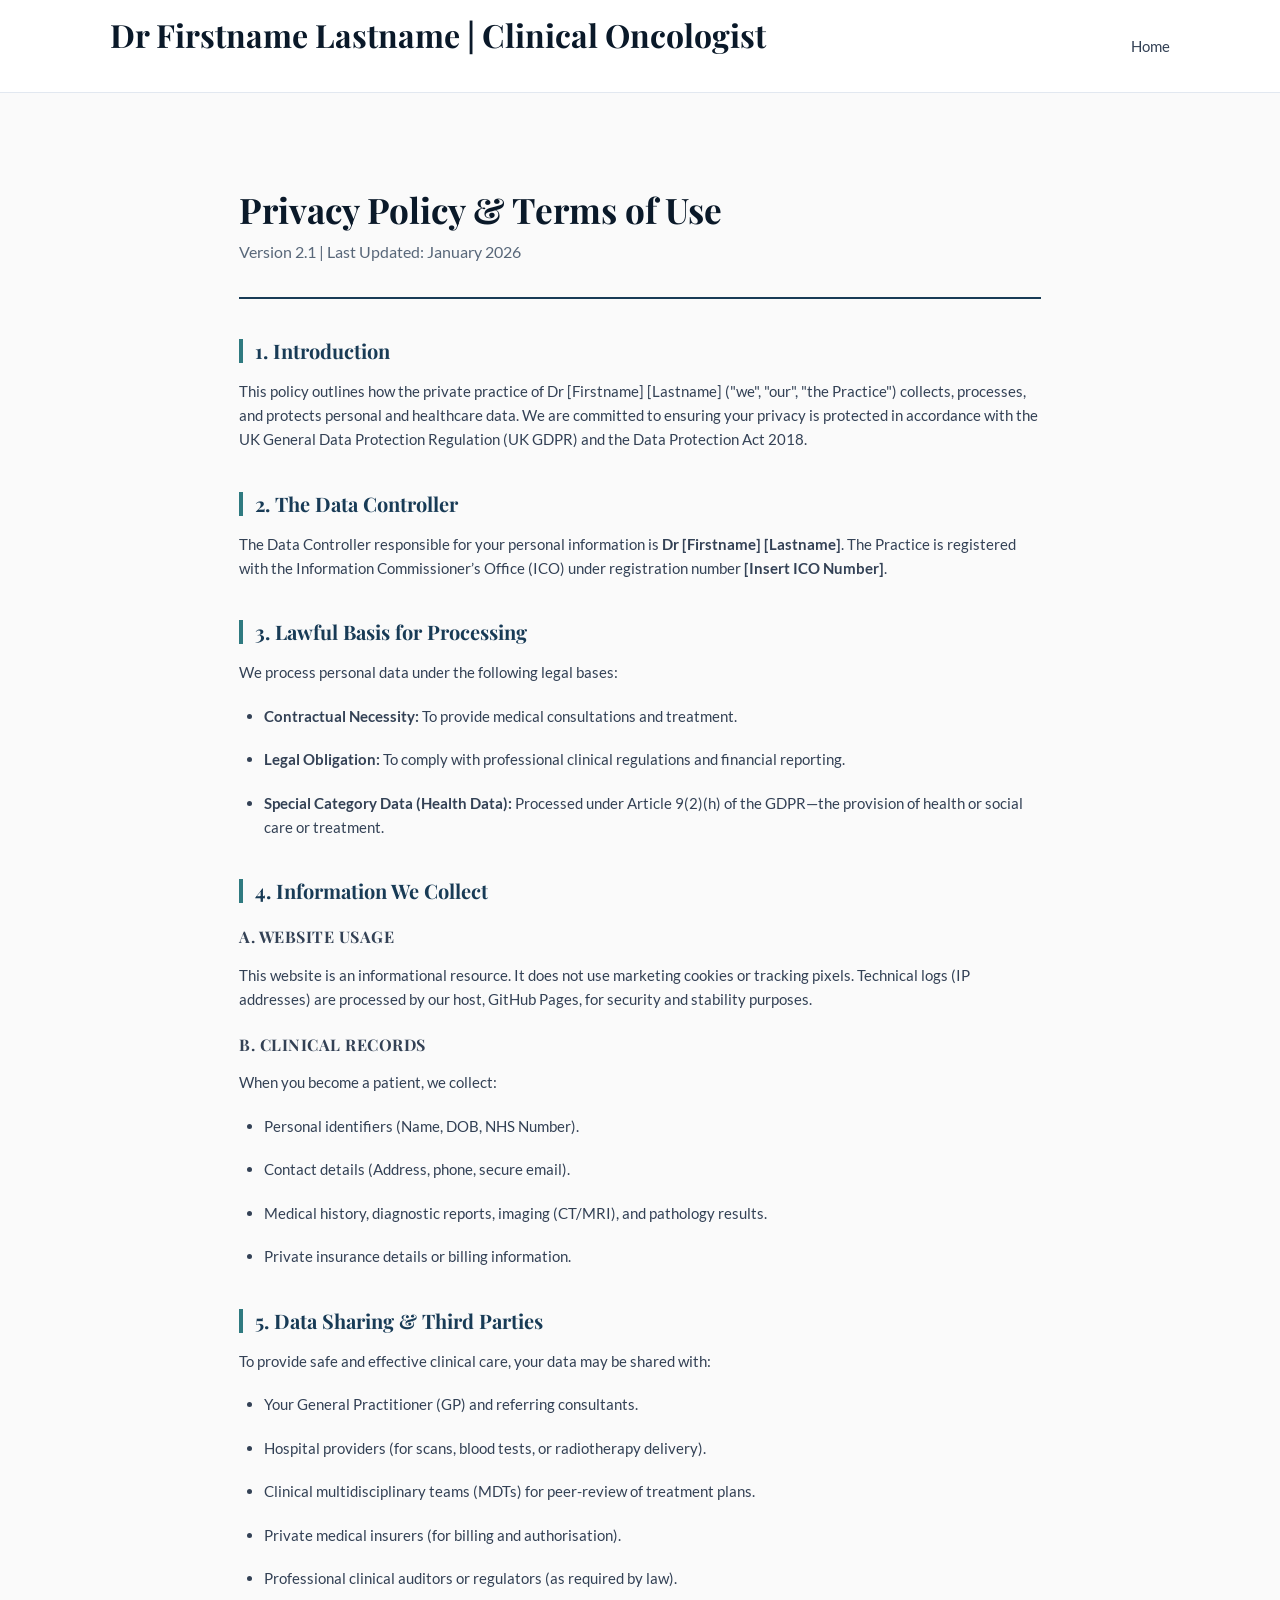
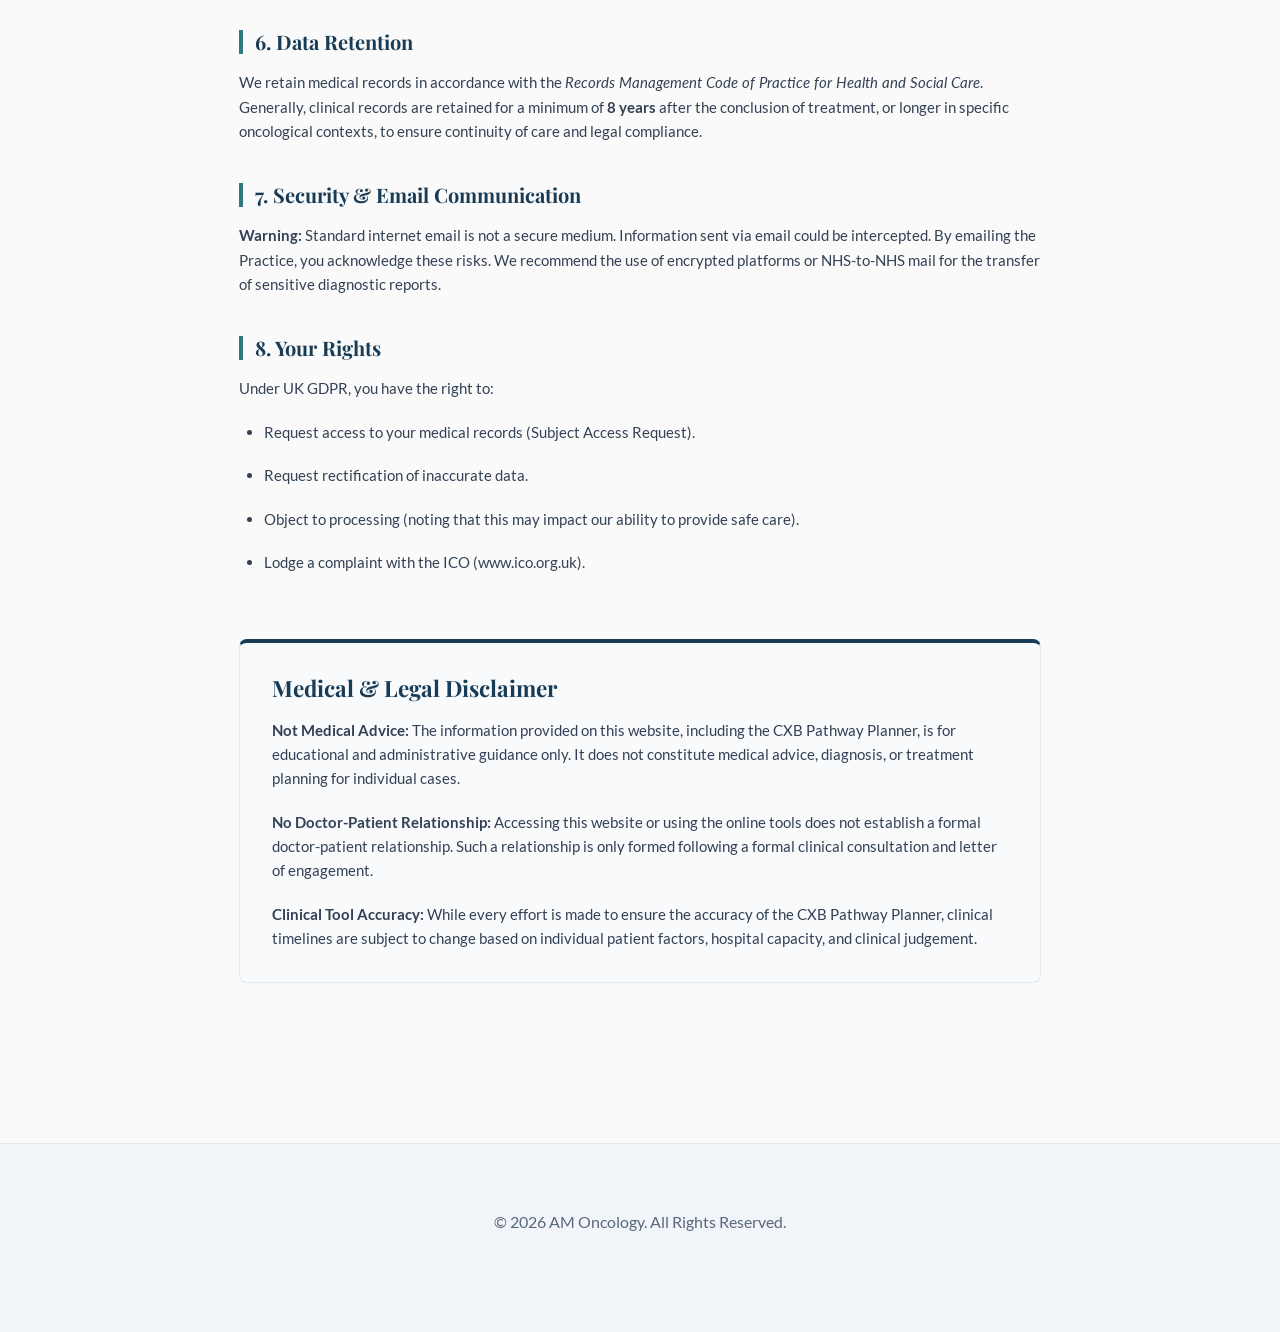
<file: privacy2.html>
<!DOCTYPE html>
<html lang="en-GB">
<head>
    <meta charset="UTF-8">
    <meta name="viewport" content="width=device-width, initial-scale=1.0">
    <title>Privacy Policy & Legal Terms | Dr Firstname Lastname | Clinical Oncologist</title>
    
    <link rel="preconnect" href="https://fonts.googleapis.com">
    <link rel="preconnect" href="https://fonts.gstatic.com" crossorigin>
    <link href="https://fonts.googleapis.com/css2?family=Lato:wght@300;400;600&family=Playfair+Display:wght@400;600&display=swap" rel="stylesheet">
    
    <link rel="stylesheet" href="assets/style.css">

    <style>
        .legal-container {
            max-width: 850px;
            margin: 4rem auto;
            padding: 0 24px;
            line-height: 1.6;
        }

        .legal-header {
            border-bottom: 2px solid var(--navy-primary);
            margin-bottom: 2.5rem;
            padding-bottom: 1rem;
        }

        .legal-content h2 {
            font-size: 1.25rem;
            color: var(--navy-primary);
            margin-top: 2.5rem;
            margin-bottom: 1rem;
            font-weight: 700;
            border-left: 4px solid var(--teal-accent);
            padding-left: 12px;
        }

        .legal-content h3 {
            font-size: 1rem;
            color: var(--text-main);
            margin-top: 1.5rem;
            text-transform: uppercase;
            letter-spacing: 0.5px;
        }

        .legal-content p, .legal-content li {
            color: var(--text-main);
            font-size: 0.95rem;
            margin-bottom: 1.2rem;
        }

        .legal-content ul {
            padding-left: 25px;
            margin-bottom: 1.5rem;
        }

        .disclaimer-box {
            background: #f8fafc;
            border: 1px solid #e2e8f0;
            padding: 2rem;
            border-radius: 8px;
            margin-top: 4rem;
            border-top: 4px solid var(--navy-primary);
        }

        @media print {
            header, footer, nav { display: none !important; }
            .legal-container { margin: 0; width: 100%; }
        }
    </style>
</head>

<body>

<header>
    <div class="container header-flex">
        <div class="brand">
            <a href="index.html" style="text-decoration:none;">
                <h1>Dr Firstname Lastname | Clinical Oncologist</h1>
            </a>
        </div>
        <nav>
            <a href="index.html">Home</a>
        </nav>
    </div>
</header>

<main>
    <article class="legal-container">
        
        <div class="legal-header">
            <h1 style="margin:0; font-size: 2.2rem;">Privacy Policy & Terms of Use</h1>
            <p style="color: var(--text-light); margin-top: 0.5rem;">Version 2.1 | Last Updated: January 2026</p>
        </div>

        <section class="legal-content">
            
            <h2>1. Introduction</h2>
            <p>This policy outlines how the private practice of Dr [Firstname] [Lastname] ("we", "our", "the Practice") collects, processes, and protects personal and healthcare data. We are committed to ensuring your privacy is protected in accordance with the UK General Data Protection Regulation (UK GDPR) and the Data Protection Act 2018.</p>

            <h2>2. The Data Controller</h2>
            <p>The Data Controller responsible for your personal information is <strong>Dr [Firstname] [Lastname]</strong>. The Practice is registered with the Information Commissioner’s Office (ICO) under registration number <strong>[Insert ICO Number]</strong>.</p>

            <h2>3. Lawful Basis for Processing</h2>
            <p>We process personal data under the following legal bases:</p>
            <ul>
                <li><strong>Contractual Necessity:</strong> To provide medical consultations and treatment.</li>
                <li><strong>Legal Obligation:</strong> To comply with professional clinical regulations and financial reporting.</li>
                <li><strong>Special Category Data (Health Data):</strong> Processed under Article 9(2)(h) of the GDPR—the provision of health or social care or treatment.</li>
            </ul>

            <h2>4. Information We Collect</h2>
            <h3>A. Website Usage</h3>
            <p>This website is an informational resource. It does not use marketing cookies or tracking pixels. Technical logs (IP addresses) are processed by our host, GitHub Pages, for security and stability purposes.</p>
            
            <h3>B. Clinical Records</h3>
            <p>When you become a patient, we collect:
                <ul>
                    <li>Personal identifiers (Name, DOB, NHS Number).</li>
                    <li>Contact details (Address, phone, secure email).</li>
                    <li>Medical history, diagnostic reports, imaging (CT/MRI), and pathology results.</li>
                    <li>Private insurance details or billing information.</li>
                </ul>
            </p>

            <h2>5. Data Sharing & Third Parties</h2>
            <p>To provide safe and effective clinical care, your data may be shared with:</p>
            <ul>
                <li>Your General Practitioner (GP) and referring consultants.</li>
                <li>Hospital providers (for scans, blood tests, or radiotherapy delivery).</li>
                <li>Clinical multidisciplinary teams (MDTs) for peer-review of treatment plans.</li>
                <li>Private medical insurers (for billing and authorisation).</li>
                <li>Professional clinical auditors or regulators (as required by law).</li>
            </ul>

            <h2>6. Data Retention</h2>
            <p>We retain medical records in accordance with the <em>Records Management Code of Practice for Health and Social Care</em>. Generally, clinical records are retained for a minimum of <strong>8 years</strong> after the conclusion of treatment, or longer in specific oncological contexts, to ensure continuity of care and legal compliance.</p>

            <h2>7. Security & Email Communication</h2>
            <p><strong>Warning:</strong> Standard internet email is not a secure medium. Information sent via email could be intercepted. By emailing the Practice, you acknowledge these risks. We recommend the use of encrypted platforms or NHS-to-NHS mail for the transfer of sensitive diagnostic reports.</p>

            <h2>8. Your Rights</h2>
            <p>Under UK GDPR, you have the right to:</p>
            <ul>
                <li>Request access to your medical records (Subject Access Request).</li>
                <li>Request rectification of inaccurate data.</li>
                <li>Object to processing (noting that this may impact our ability to provide safe care).</li>
                <li>Lodge a complaint with the ICO (www.ico.org.uk).</li>
            </ul>

            <div class="disclaimer-box">
                <h2 style="margin-top:0; border:none; padding:0; font-size: 1.4rem;">Medical & Legal Disclaimer</h2>
                <p><strong>Not Medical Advice:</strong> The information provided on this website, including the CXB Pathway Planner, is for educational and administrative guidance only. It does not constitute medical advice, diagnosis, or treatment planning for individual cases.</p>
                <p><strong>No Doctor-Patient Relationship:</strong> Accessing this website or using the online tools does not establish a formal doctor-patient relationship. Such a relationship is only formed following a formal clinical consultation and letter of engagement.</p>
                <p style="margin-bottom:0;"><strong>Clinical Tool Accuracy:</strong> While every effort is made to ensure the accuracy of the CXB Pathway Planner, clinical timelines are subject to change based on individual patient factors, hospital capacity, and clinical judgement.</p>
            </div>

        </section>

    </article>
</main>

<footer>
    <div class="container" style="text-align: center; padding-bottom: 2rem;">
        <p>&copy; 2026 AM Oncology. All Rights Reserved.</p>
    </div>
</footer>

</body>
</html>
</file>
<file: assets/style.css>
/* 0. SELF-HOSTED FONTS */
/* Files live in assets/fonts/ — paths are relative to this stylesheet.
   If you replace the font files, keep these filenames (and the preload
   links in the <head> of each page) in step with the new names. */

@font-face {
  font-family: 'Lato';
  font-style: normal;
  font-weight: 300;
  font-display: swap;
  src: url('fonts/lato-v25-latin_latin-ext-300.woff2') format('woff2');
}
@font-face {
  font-family: 'Lato';
  font-style: normal;
  font-weight: 400;
  font-display: swap;
  src: url('fonts/lato-v25-latin_latin-ext-regular.woff2') format('woff2');
}
@font-face {
  font-family: 'Lato';
  font-style: normal;
  font-weight: 700;
  font-display: swap;
  src: url('fonts/lato-v25-latin_latin-ext-700.woff2') format('woff2');
}

@font-face {
  font-family: 'Playfair Display';
  font-style: normal;
  font-weight: 400;
  font-display: swap;
  src: url('fonts/playfair-display-v40-latin_latin-ext-regular.woff2') format('woff2');
}
@font-face {
  font-family: 'Playfair Display';
  font-style: normal;
  font-weight: 600;
  font-display: swap;
  src: url('fonts/playfair-display-v40-latin_latin-ext-600.woff2') format('woff2');
}
@font-face {
  font-family: 'Playfair Display';
  font-style: normal;
  font-weight: 700;
  font-display: swap;
  src: url('fonts/playfair-display-v40-latin_latin-ext-700.woff2') format('woff2');
}

/* 1. GLOBAL VARIABLES */
:root {
  --navy-dark: #0A1929;     
  --navy-primary: #183B56;  
  --teal-accent: #2F7A80;   /* darkened from #3E8E95 for WCAG AA text contrast */
  --gold-accent: #C5A065;  
  --nhs-blue: #005EB8;
  
  --bg-body: #FAFAFA;      
  --bg-white: #FFFFFF;
  
  --text-main: #334155;
  --text-light: #586779;   /* darkened from #64748B for WCAG AA text contrast */
  
  --font-heading: 'Playfair Display', Georgia, 'Times New Roman', serif;
  --font-body: 'Lato', -apple-system, BlinkMacSystemFont, 'Segoe UI', Helvetica, Arial, sans-serif;
  
  --shadow-soft: 0 10px 15px -3px rgba(0, 0, 0, 0.05), 0 4px 6px -2px rgba(0, 0, 0, 0.02);
  --shadow-hover: 0 20px 25px -5px rgba(0, 0, 0, 0.1), 0 10px 10px -5px rgba(0, 0, 0, 0.04);
}

* { box-sizing: border-box; }

body {
  font-family: var(--font-body);
  margin: 0;
  line-height: 1.7;
  color: var(--text-main);
  background-color: var(--bg-body);
  font-size: 16px;
}

.container {
  max-width: 1100px;
  margin: 0 auto;
  padding: 0 20px;
}

h1, h2, h3 {
  font-family: var(--font-heading);
  color: var(--navy-dark);
  margin-top: 0;
  line-height: 1.2;
}

/* 2. TOP BAR */
.top-bar {
  background-color: var(--navy-dark);
  color: #fff;
  font-size: 0.85rem;
  padding: 8px 0;
  letter-spacing: 0.5px;
}
.top-bar .container {
  display: flex;
  justify-content: space-between;
}
.contact-links a {
  color: #fff;
  text-decoration: none;
  margin-left: 10px;
  opacity: 0.9;
}
.contact-links a:hover { opacity: 1; text-decoration: underline; }

/* 3. HEADER */
header {
  background: rgba(255, 255, 255, 0.95); 
  border-bottom: 1px solid #e2e8f0;
  padding: 1rem 0;
  position: sticky;
  top: 0;
  z-index: 1000;
  backdrop-filter: blur(5px); 
}

.header-flex {
  display: flex;
  justify-content: space-between;
  align-items: center;
}

header .brand-name {
  display: block;
  font-family: var(--font-heading);
  font-weight: 700;
  line-height: 1.2;
  font-size: 1.5rem;
  margin: 0;
  color: var(--navy-primary);
}
.brand a { text-decoration: none; }

.subtitle {
  display: block;
  font-family: var(--font-body);
  font-size: 0.8rem;
  text-transform: uppercase;
  letter-spacing: 1px;
  color: var(--text-light);
}

nav a {
  color: var(--text-main);
  margin-left: 2rem;
  text-decoration: none;
  font-size: 0.95rem;
  font-weight: 400;
  transition: color 0.2s;
  position: relative;
}

nav a:hover, nav a.active {
  color: var(--navy-primary);
}

nav a::after {
  content: '';
  display: block;
  width: 0;
  height: 2px;
  background: var(--gold-accent);
  transition: width 0.3s;
  position: absolute;
  bottom: -5px;
  left: 0;
}
nav a:hover::after { width: 100%; }

/* 4. MAIN LAYOUT */
main {
  max-width: 1100px;
  margin: 0 auto;
  padding: 2rem 20px;
}

/* 5. HERO SECTION */
.hero-banner {
  position: relative;
  border-radius: 12px;
  overflow: hidden;
  background: linear-gradient(rgba(10, 25, 41, 0.75), rgba(10, 25, 41, 0.6)), 
              url('photo-1448375240586-882707db888b_hero.jpg');
  background-size: cover;
  background-position: center;
  color: var(--bg-white);
  padding: 6rem 3rem;
  margin-bottom: 3rem;
  box-shadow: var(--shadow-soft);
  text-align: left; 
}

.hero-content { max-width: 700px; }

.hero-banner h1 {
  color: var(--bg-white);
  font-size: 3rem;
  margin-bottom: 1rem;
}

.hero-lead {
  font-size: 1.25rem;
  opacity: 0.95;
  margin-bottom: 2rem;
  font-weight: 300;
}

.btn {
  display: inline-block;
  padding: 0.8rem 1.8rem;
  border-radius: 4px; 
  text-decoration: none;
  font-weight: 700;
  transition: all 0.2s ease;
  margin-right: 10px;
}

.btn-primary {
  background-color: var(--teal-accent);
  color: white;
  border: 1px solid var(--teal-accent);
}
.btn-primary:hover {
  background-color: #275F64;
  transform: translateY(-1px);
}

.btn-secondary {
  background-color: transparent;
  color: white;
  border: 1px solid white;
}
.btn-secondary:hover {
  background-color: rgba(255,255,255,0.1);
}

/* 6. INTRO */
.intro-text {
  text-align: center;
  max-width: 800px;
  margin: 0 auto 4rem auto;
}
.intro-text h3 { color: var(--gold-accent); text-transform: uppercase; font-size: 0.9rem; letter-spacing: 2px; }
.intro-text p { font-size: 1.4rem; font-family: var(--font-heading); color: var(--navy-primary); }


/* 7. CARDS */
.card-grid {
  display: grid;
  grid-template-columns: repeat(auto-fit, minmax(300px, 1fr)); 
  gap: 2rem;
}

.card {
  background: var(--bg-white);
  border-radius: 8px;
  overflow: hidden;
  box-shadow: var(--shadow-soft);
  transition: transform 0.3s ease, box-shadow 0.3s ease;
  border-top: 4px solid transparent; 
}

.card:hover {
  transform: translateY(-5px);
  box-shadow: var(--shadow-hover);
  border-top: 4px solid var(--teal-accent);
}

.card-image-wrapper {
  height: 220px;
  overflow: hidden;
}
.card img {
  width: 100%;
  height: 100%;
  object-fit: cover;
  transition: transform 0.5s ease;
  /* Guarantees the greyscale card treatment regardless of how the
     source files were downloaded. Harmless if already desaturated. */
  filter: grayscale(1);
}
.card:hover img { transform: scale(1.05); } 

.card-body { padding: 2rem; }
.card-body h3 { font-size: 1.4rem; margin-bottom: 0.5rem; }
.card-body p { font-size: 0.95rem; color: var(--text-light); margin-bottom: 1.5rem; }

.text-link {
  color: var(--teal-accent);
  text-decoration: none;
  font-weight: 700;
  font-size: 0.9rem;
}
.text-link:hover { text-decoration: underline; }


/* 8. CTA BANNER */
.cta-banner {
  margin-top: 5rem;
  background: var(--bg-white);
  padding: 3rem;
  border-radius: 8px;
  border: 1px solid #e2e8f0;
  text-align: center;
  position: relative;
  overflow: hidden;
}

.cta-banner::before {
  content: '';
  position: absolute;
  top: 0; left: 0; bottom: 0;
  width: 6px;
  background: var(--navy-primary);
}

/* 9. FOOTER */
footer {
  background: #f1f5f9;
  color: var(--text-light);
  padding: 3rem 0;
  margin-top: 4rem;
  border-top: 1px solid #e2e8f0;
}
.footer-info { margin-bottom: 1rem; }
.footer-legal { font-size: 0.85rem; }
.footer-legal a { color: inherit; text-decoration: none; }
.footer-legal a:hover { text-decoration: underline; }

/* 10. MOBILE RESPONSIVENESS */
@media (max-width: 768px) {
  .top-bar { display: none; } 
  
  .header-flex { flex-direction: column; text-align: center; }
  
  nav { margin-top: 0.6rem; display: flex; justify-content: center; gap: 1.5rem; }
  nav a { margin: 0; padding: 0.25rem 0; }
  header { padding: 0.75rem 0; }
  header .brand-name { font-size: 1.3rem; }
  .btn { margin-bottom: 10px; }
  
  .hero-banner { padding: 3rem 1.5rem; text-align: center; }
  .hero-banner h1 { font-size: 2rem; }
  
  .intro-text p { font-size: 1.1rem; }
}

.page-header {
  background: var(--navy-primary);
  color: white;
  padding: 4rem 2rem;
  text-align: center;
  margin-bottom: 3rem;
}
.page-header h1,
.page-header h2 { color: white; margin: 0; font-size: 2rem; }

.bio-grid {
  display: grid;
  grid-template-columns: 2fr 1fr; 
  gap: 3rem;
  align-items: start;
  margin-bottom: 4rem;
}
.bio-image-placeholder {
  background: #e2e8f0;
  height: 400px;
  width: 100%;
  border-radius: 8px;
  display: flex;
  align-items: center;
  justify-content: center;
  color: var(--text-light);
  font-style: italic;
  box-shadow: var(--shadow-soft);
}

.qualifications-list {
  list-style: none;
  padding: 0;
}

.qualifications-list li {
  padding: 1rem 0;
  border-bottom: 1px solid #e2e8f0;
  display: grid;
  grid-template-columns: minmax(0, 1fr) minmax(170px, 250px);
  column-gap: 2.5rem;
  row-gap: 0.25rem;
  align-items: start;
}

.qualifications-list li > span:last-child {
  text-align: right;
  text-wrap: balance;
}

@media (max-width: 640px) {
  .qualifications-list li { grid-template-columns: 1fr; }
  .qualifications-list li > span:last-child { text-align: left; }
}

.qualifications-list li:last-child { 
  border-bottom: none; 
}

.qualifications-list strong { 
  color: var(--navy-primary); 
}

.alert-box {
  background-color: #fef2f2;
  border-left: 5px solid #ef4444;
  padding: 1.5rem;
  border-radius: 4px;
  margin-bottom: 3rem;
  color: #991b1b;
}
.alert-box h3 { color: #991b1b; font-size: 1.1rem; margin-bottom: 0.5rem; display: flex; align-items: center; }
.alert-box h3::before {
  content: '!';
  display: inline-block;
  width: 24px; height: 24px;
  background: #ef4444; color: white;
  text-align: center; line-height: 24px;
  border-radius: 50%;
  margin-right: 10px;
  font-size: 0.9rem;
}

.contact-grid {
  display: grid;
  grid-template-columns: repeat(auto-fit, minmax(300px, 1fr));
  gap: 2rem;
}
.location-card {
  background: white;
  padding: 2rem;
  border-radius: 8px;
  box-shadow: var(--shadow-soft);
  border: 1px solid #e2e8f0;
  margin-bottom: 2rem;
}
.contact-info .location-card:last-child,
.locations .location-card:last-child {
  margin-bottom: 0;
}
.location-card address {
  font-style: normal;
  color: var(--text-light);
  margin-bottom: 1rem;
  display: block;
}
.location-card p {
  margin: 0 0 1rem 0;
}
.location-card p:last-child {
  margin-bottom: 0;
}

/* NHS vs Private site colour-coding (used on both the "Get in Touch"
   cards and the Practice Locations cards below them) */
.location-card--nhs {
  border-left: 4px solid var(--nhs-blue);
}
.location-card--private {
  border-left: 4px solid var(--navy-primary);
}
.tag {
  display: inline-block;
  font-size: 0.7rem;
  font-weight: 700;
  letter-spacing: 0.05em;
  text-transform: uppercase;
  padding: 0.15rem 0.5rem;
  border-radius: 3px;
  margin-left: 0.4rem;
  vertical-align: middle;
  color: #fff;
}
.tag-nhs { background: var(--nhs-blue); }
.tag-private { background: var(--navy-primary); }

@media (max-width: 768px) {
  .bio-grid { grid-template-columns: 1fr; } 
  .bio-image-placeholder { order: -1; margin-bottom: 2rem; height: 300px; } 
}

/* 11. DRY elements */
/* Smooth Scroll & Offset */
html { scroll-behavior: smooth; }
section[id] { scroll-margin-top: 90px; }
@media (max-width: 768px) { section[id] { scroll-margin-top: 120px; } }
/* Reusable Utilities */
.section-space { margin-bottom: 4rem; }
.card-list { padding-left: 20px; color: var(--text-light); }
.list-label { font-size: 0.9rem; }
.section-heading { font-size: 1.8rem; margin-bottom: 1.5rem; }
.text-muted { color: var(--text-light); }
/* Dedicated Button Modifier (replaces inline button overrides) */
.btn-map {
    background: var(--navy-primary);
    color: #fff;
    border: none;
    margin-top: 10px;
    font-size: 0.8rem;
}

/* Location card action row (learn-more link + map button) */
.location-links {
  display: flex;
  align-items: center;
  justify-content: space-between;
  flex-wrap: wrap;
  gap: 0.75rem;
}

/* Professional Profiles button row */
.profile-links {
  display: flex;
  flex-wrap: wrap;
  gap: 0.75rem;
}

/* 12. ACCESSIBILITY */
.visually-hidden {
  position: absolute !important;
  width: 1px; height: 1px;
  padding: 0; margin: -1px;
  overflow: hidden; clip: rect(0, 0, 0, 0);
  white-space: nowrap; border: 0;
}
.skip-link {
  position: absolute;
  left: 1rem; top: -100px;
  z-index: 2000;
  background: var(--navy-dark);
  color: #fff;
  padding: 0.6rem 1rem;
  border-radius: 4px;
  text-decoration: none;
  font-weight: 700;
}
.skip-link:focus { top: 1rem; }
a:focus-visible {
  outline: 3px solid var(--gold-accent);
  outline-offset: 3px;
  border-radius: 2px;
}

@media (prefers-reduced-motion: reduce) {
  html { scroll-behavior: auto; }
  *, *::before, *::after {
    animation-duration: 0.01ms !important;
    animation-iteration-count: 1 !important;
    transition-duration: 0.01ms !important;
  }
}
</file>
